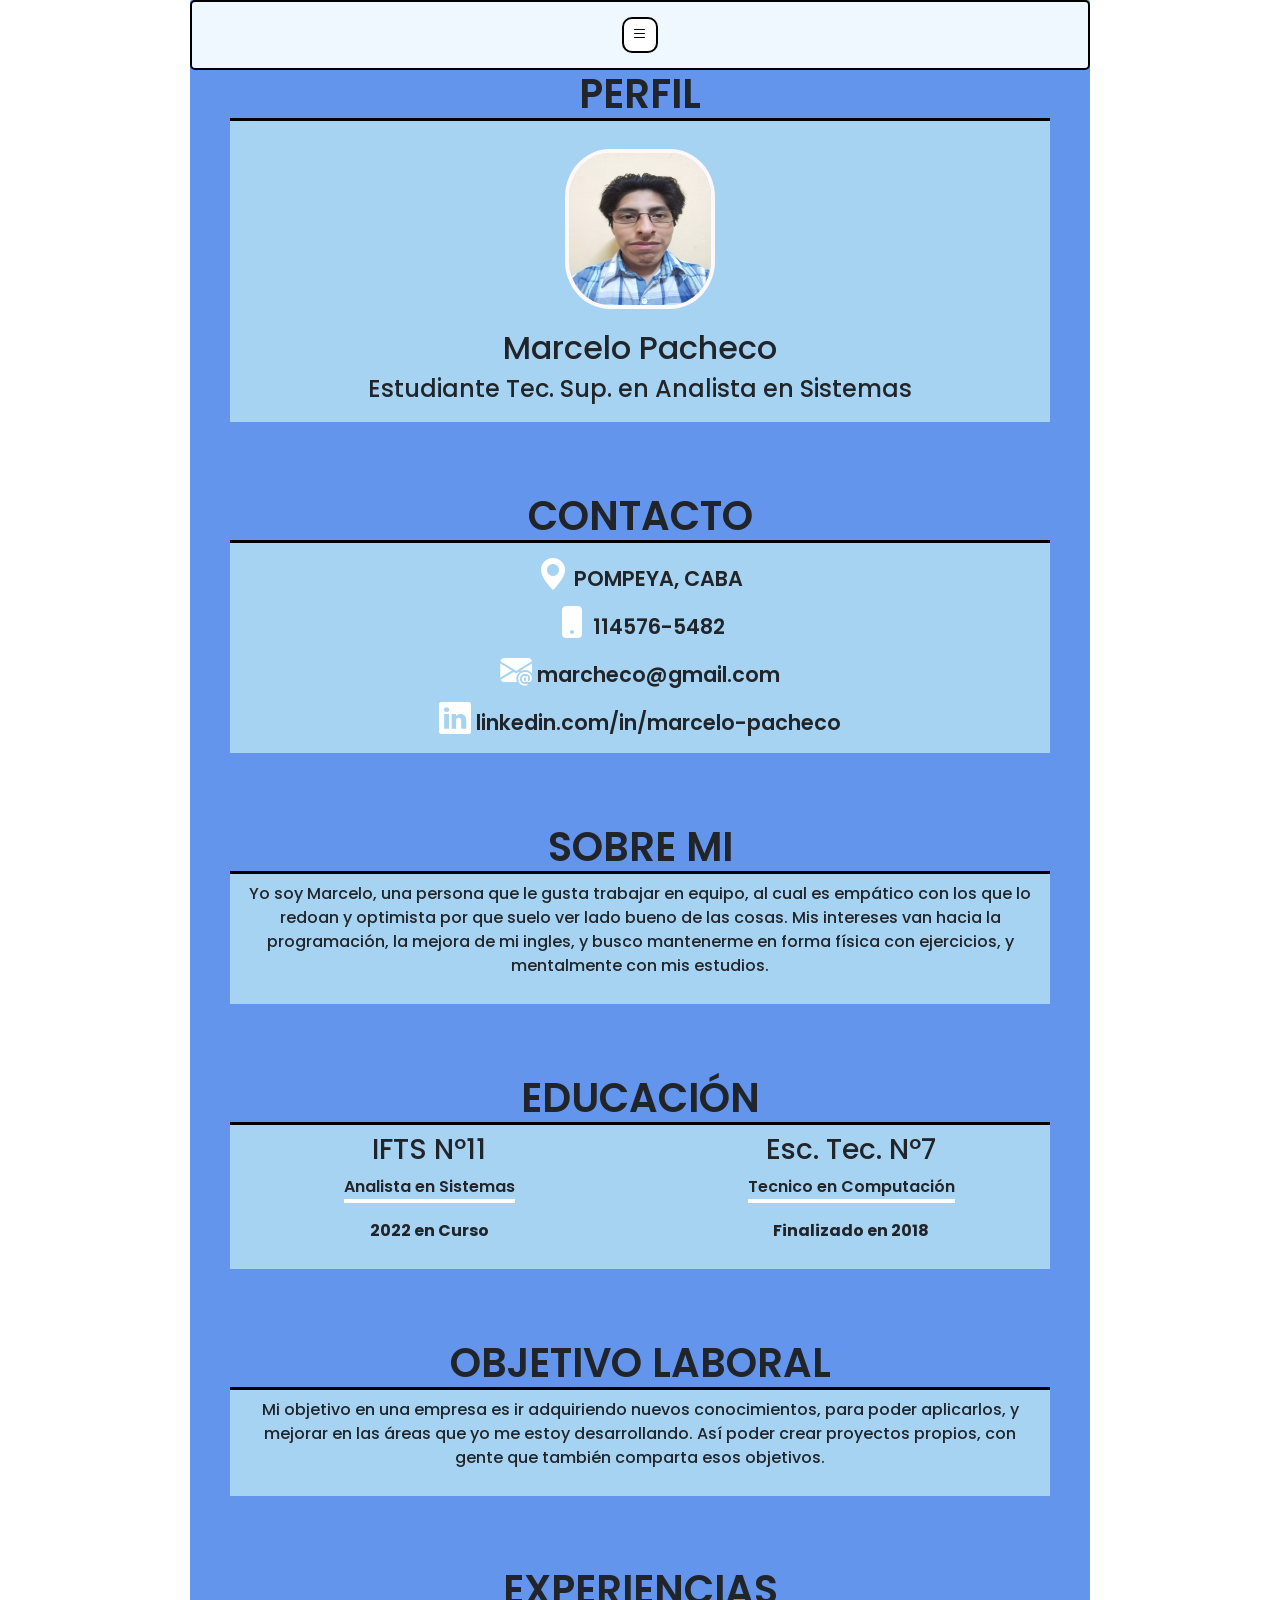
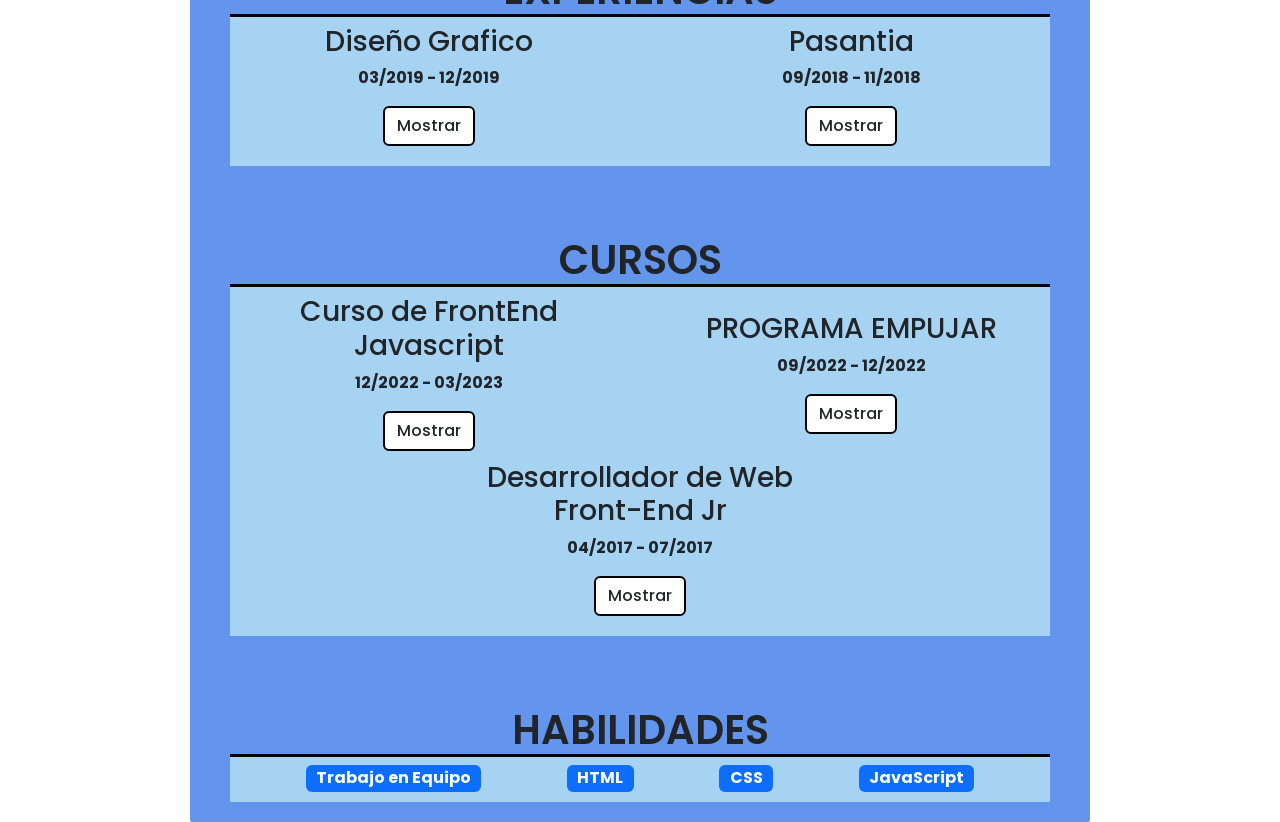
<file: Cursos/CV_html_css_javascript/index.html>
<!DOCTYPE html>
<html lang="en">
<head>
    <meta charset="UTF-8">
    <meta http-equiv="X-UA-Compatible" content="IE=edge">
    <meta name="viewport" content="width=device-width, initial-scale=1.0">
    <title>Document</title>

    <!--CSS-->
    <link rel="stylesheet" type="text/css" href="index.css">

    <!--Bootstrap CSS-->
    <link href="https://cdn.jsdelivr.net/npm/bootstrap@5.3.0-alpha1/dist/css/bootstrap.min.css" rel="stylesheet" integrity="sha384-GLhlTQ8iRABdZLl6O3oVMWSktQOp6b7In1Zl3/Jr59b6EGGoI1aFkw7cmDA6j6gD" crossorigin="anonymous">

    <!--Bootstrap Icons-->
    <link rel="stylesheet" href="https://cdn.jsdelivr.net/npm/bootstrap-icons@1.10.3/font/bootstrap-icons.css">

    <!--Font Poppins 200;300;400;500;600;700;800;900-->
    <link rel="preconnect" href="https://fonts.googleapis.com">
    <link rel="preconnect" href="https://fonts.gstatic.com" crossorigin>
    <link href="https://fonts.googleapis.com/css2?family=Poppins:wght@200;300;400;500;600;700;800;900&display=swap" rel="stylesheet">

</head>
<body>
    <div id="contenedor">

        <nav>
            <ul class="d-flex justify-content-evenly align-items-center flex-wrap">

                <li><button type="menu" id="menu"><i class="bi bi-list"></i></button></li>
                <li class="item display_none"><button type="button" onclick="ocultar()"><a href="#perfil">Perfil</a></button></li>
                <li class="item display_none"><button type="button" onclick="ocultar()"><a href="#contacto">Contacto</a></button></li>
                <li class="item display_none"><button type="button" onclick="ocultar()"><a href="#sobre_mi">Sobre Mi</a></button></li>
                <li class="item display_none"><button type="button" onclick="ocultar()"><a href="#educacion">Educación</a></button></li>
                <li class="item display_none"><button type="button" onclick="ocultar()"><a href="#objetivo">Objetivo</a></button></li>
                <li class="item display_none"><button type="button" onclick="ocultar()"><a href="#experiencias">Experiencias</a></button></li>
                <li class="item display_none"><button type="button" onclick="ocultar()"><a href="#cursos">Cursos</a></button></li>
                <li class="item display_none"><button type="button" onclick="ocultar()"><a href="#habilidades">Habilidades</a></button></li>

            </ul>
        </nav>

        <div id="perfil" class="titulo">
            
            <h2>PERFIL</h2>
            <img src="imagenes/Foto CV.jpg">
            <h3>Marcelo Pacheco</h3>
            <h4>Estudiante Tec. Sup. en Analista en Sistemas</h4>
        </div>

        <div id="contacto" class="titulo">
            <h2>CONTACTO</h2>

            <ul>
                <li><i class="bi bi-geo-alt-fill"></i> POMPEYA, CABA</li>
                <li><i class="bi bi-phone-fill"></i> 114576-5482</li>
                <li><i class="bi bi-envelope-at-fill"></i> marcheco@gmail.com</li>
                <li><i class="bi bi-linkedin"></i> linkedin.com/in/marcelo-pacheco</li>
            </ul>
        </div>

        <div id="sobre_mi" class="titulo">
            <h2>SOBRE MI</h2>
            <p>Yo soy  Marcelo, una persona que le gusta trabajar en equipo, al cual es empático con los que lo redoan
                 y optimista por que suelo ver lado bueno de las cosas. Mis intereses van hacia la programación,
                 la mejora de mi ingles, y busco mantenerme en forma física con ejercicios, y mentalmente con mis estudios.
            </p>
        </div>

        <div id="educacion" class="conteiner titulo">
            <h2>EDUCACIÓN</h2>

            <div class="row">
                <div class="col-12 col-md-6">
                    <h3>IFTS Nº11</h3>
                    <p>Analista en Sistemas</p>
                    <p><strong>2022 en Curso</strong></p>
                </div>

                <div class="col-12 col-md-6">
                    <h3>Esc. Tec. Nº7</h3>
                    <p>Tecnico en Computación</p>
                    <p><strong>Finalizado en 2018</strong></p>
                </div>
            </div>
            
        </div>

        <div id="objetivo" class="titulo">
            <h2>OBJETIVO LABORAL</h2>
            <p>Mi objetivo en una empresa es ir adquiriendo nuevos conocimientos, para poder aplicarlos, 
                y mejorar en las áreas que yo me estoy desarrollando. Así poder crear proyectos propios, con gente 
                que también comparta esos objetivos.
            </p>
        </div>

        <div id="experiencias" class="conteiner titulo">            
            <h2>EXPERIENCIAS</h2>

            <div class="row">
                <div class="col-12 col-md-6 ">
                    <h3>Diseño Grafico</h3>
                    <p><strong>03/2019 - 12/2019</strong></p>
                    <p class="descripcion display_none">Creación de Logos, Banners y Posters con el uso de Photoshop.</p>
                    <button type="button" class="btn" onclick="descripcion(0)">Mostrar</button>
                </div>

                <div class="col-12 col-md-6 ">
                    <h3>Pasantia</h3>
                    <p><strong>09/2018 - 11/2018</strong></p>
                    <p class="descripcion display_none">Inventario de los equipos de computación y reparacion de PC's.</p>
                    <button type="button" class="btn" onclick="descripcion(1)">Mostrar</button>
                </div>
            </div>

        </div>

        <div id="cursos" class="conteiner titulo">            
            <h2>CURSOS</h2>

            <div class="row">
                <div class="col-12 col-md-6 ">
                    <h3>Curso de FrontEnd Javascript</h3>
                    <p><strong>12/2022 - 03/2023</strong></p>
                    <p class="descripcion display_none">Repaso de los conocimientos basicos de HTML y CSS, luego aprendi como usar los breakpoints, 
                        media queries, manejar BOOTSTRAP, y crear repositorio en Git Hub. Tambien con JavaScript aprendiendo a usar Eventos en el HTML, y 
                        la manera en la que encarar un proyecto web, y la lógica de negocio en paginas web.
                    </p>
                    <button type="button" class="btn" onclick="descripcion(2)">Mostrar</button>
                </div>

                <div class="col-12 col-md-6 ">
                    <h3>PROGRAMA EMPUJAR</h3>
                    <p><strong>09/2022 - 12/2022</strong></p>
                    <p class="descripcion display_none">Desarrollo de competencias laborales, habilidades socio emocionales y autoconocimiento.
                        Elaboración de un proyecto empresarial en equipo con el asesoramiento de profesionales 
                        de empresas en el área de Administración en el rol de Líder.
                    </p>
                    <button type="button" class="btn" onclick="descripcion(3)">Mostrar</button>
                </div>

                <div class="col-12 col-md-6 ">
                    <h3>Desarrollador de Web Front-End Jr</h3>
                    <p><strong>04/2017 - 07/2017</strong></p>
                    <p class="descripcion display_none">Conocí HTML y CSS, realizando una pagina personal con nuestro recorrido. Y con JAVASCRIPT conocimientos básicos.</p>
                    <button type="button" class="btn" onclick="descripcion(4)">Mostrar</button>
                </div>
            </div>

        </div>

        <div id="habilidades" class="titulo">
            <h2>HABILIDADES</h2>

            <ul class="d-flex flex-wrap justify-content-evenly">
                <li><span class="badge text-bg-primary">Trabajo en Equipo</span></li>
                <li><span class="badge text-bg-primary">HTML</span></li>
                <li><span class="badge text-bg-primary">CSS</span></li>
                <li><span class="badge text-bg-primary">JavaScript</span></li>
            </ul>
        </div>

    </div>
    
    <script type="text/JavaScript" src="index.js"></script>

</body>
</html>
</file>
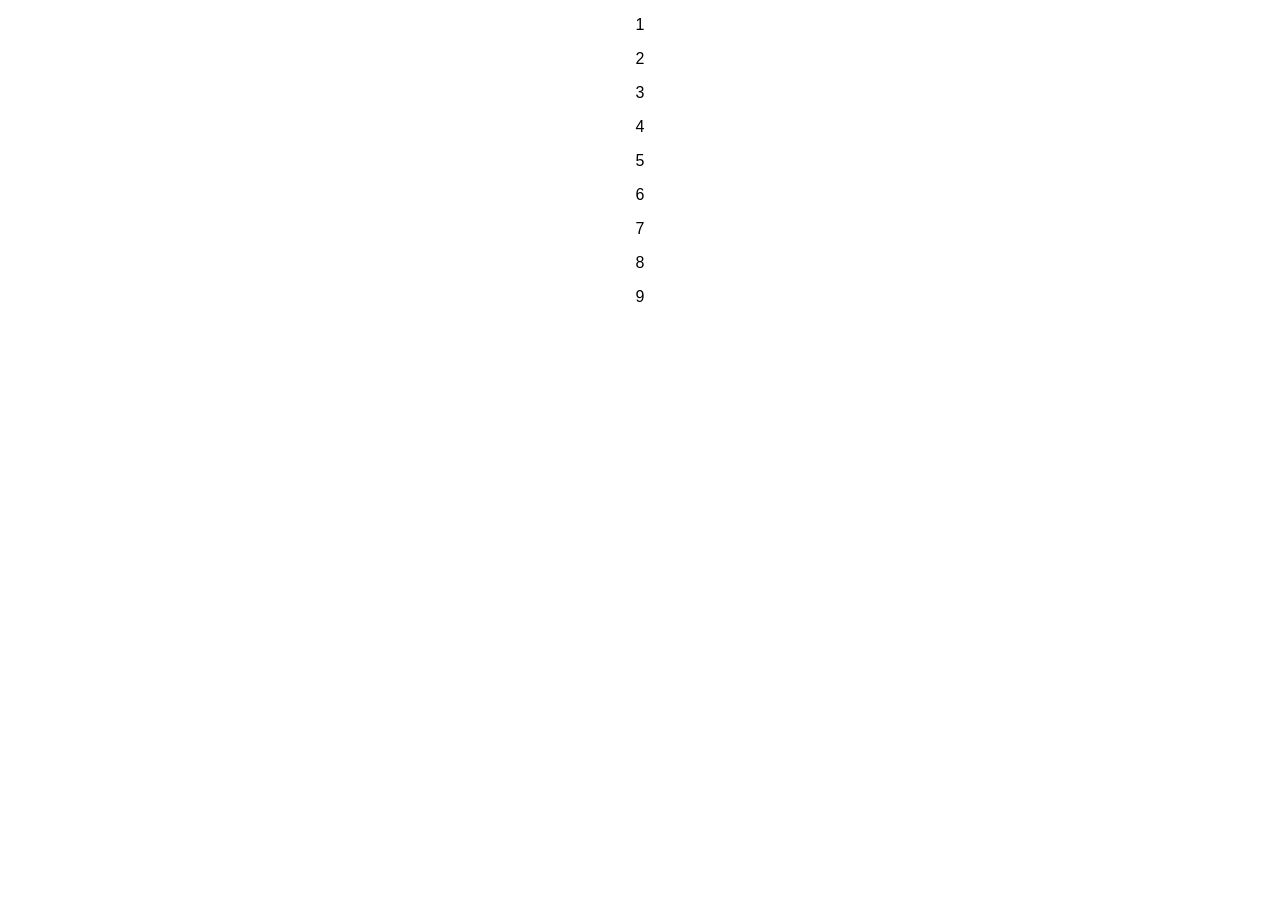
<file: Ejercicios Youtube/ColumnResp.html>
<!DOCTYPE html>
<html lang="en">
<head>
    <meta charset="UTF-8">
    <meta http-equiv="X-UA-Compatible" content="IE=edge">
    <meta name="viewport" content="width=device-width, initial-scale=1.0">
    <title>Document</title>
    
    <link rel="stylesheet" href="css/ColumnResp.css">
</head>
<body>
    <section><article class="contenido">
        <p>1</p>
    </article>
    <article class="contenido">
        <p>2</p>
    </article>
    <article class="contenido">
        <p>3</p>
    </article>
    <article class="contenido">
        <p>4</p>
    </article>
    <article class="contenido">
        <p>5</p>
    </article>
    <article class="contenido">
        <p>6</p>
    </article>
    <article class="contenido">
        <p>7</p>
    </article>
    <article class="contenido">
        <p>8</p>
    </article>
    <article class="contenido">
        <p>9</p>
    </article>
    <article class="contenido">
        <p></p>
    </article>
    <article class="contenido">
        <p></p>
    </article>
    </article></section>
</body>
</html>
</file>
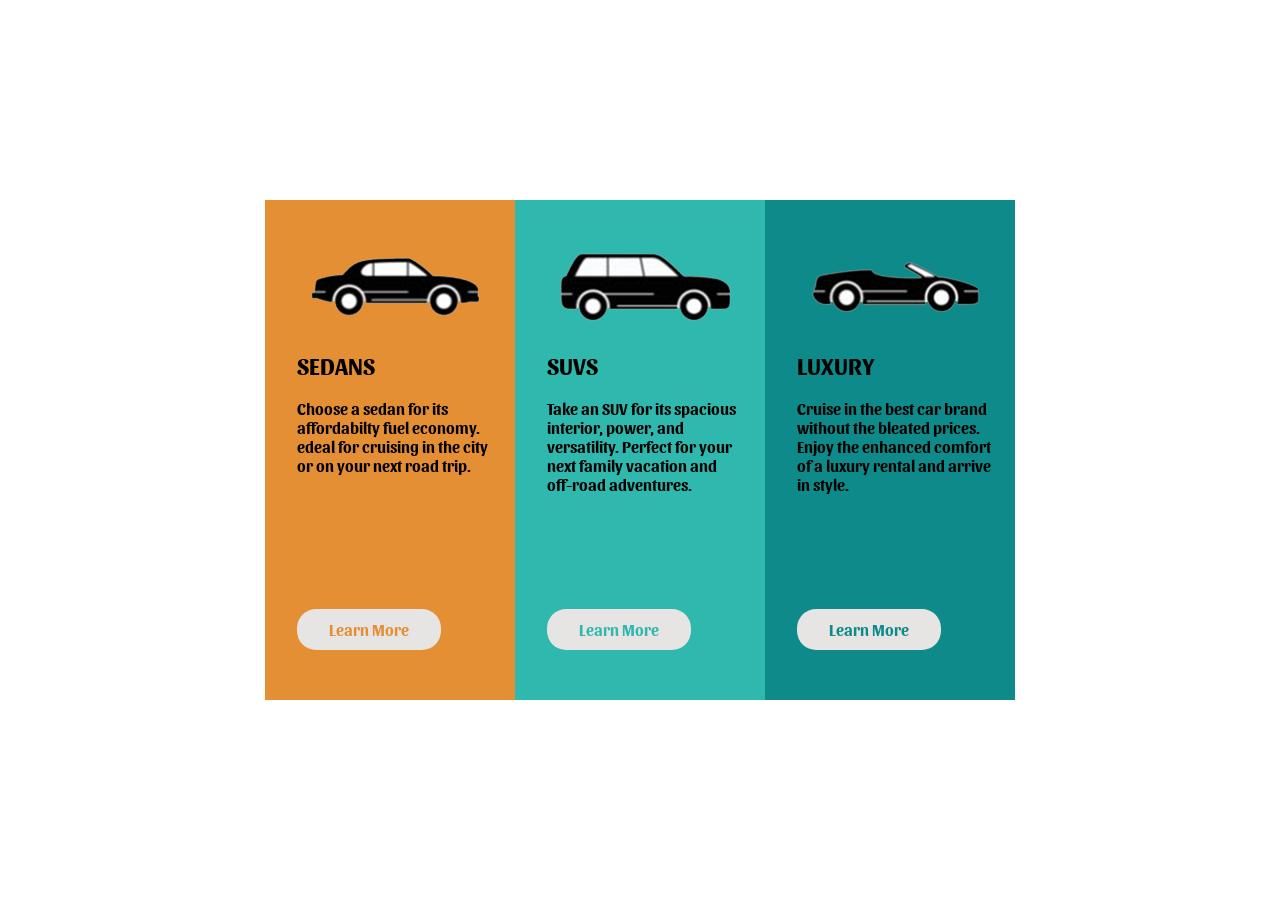
<file: Ejercicios Youtube/ColumnResp2.html>
<!DOCTYPE html>
<html lang="en">
<head>
    <meta charset="UTF-8">
    <meta http-equiv="X-UA-Compatible" content="IE=edge">
    <meta name="viewport" content="width=device-width, initial-scale=1.0">    

    <link href="https://fonts.googleapis.com/icon?family=Material+Icons+Outlined" rel="stylesheet">

    <link rel="preconnect" href="https://fonts.googleapis.com">
    <link rel="preconnect" href="https://fonts.gstatic.com" crossorigin>
    <link href="https://fonts.googleapis.com/css2?family=Sansita:wght@400;700;800&display=swap" rel="stylesheet">

    <link rel="stylesheet" href="css/ColumnResp.css">

    <title>Columns</title>
</head>
<body>

    <div class="cards">

        <article class="card card-orange">

            <img src="imagenes/auto-1.png" alt="auto1">

            <h2 class="card_title">SEDANS</h2>

            <p class="card_desc">Choose a sedan for its affordabilty fuel economy.
                edeal for cruising in the city or on your next  road trip.
            </p>

            <a href="" class="card_cta">Learn More</a>

        </article>

        <article class="card card-cyan">
            <img src="imagenes/auto-2.png" alt="auto1">
            <h2 class="card_title">SUVS</h2>
            <p class="card_desc">Take an SUV for its spacious interior, power, and versatility.
                Perfect for your next family vacation and off-road adventures.
            </p>
            <a href="" class="card_cta">Learn More</a>
        </article>

        <article class="card card-dark-cyan">
            <img src="imagenes/auto-descapotable.png" alt="auto1">
            <h2 class="card_title">LUXURY</h2>
            <p class="card_desc">Cruise in the best car brand without the bleated prices.
                Enjoy the enhanced comfort of a luxury rental and arrive in style.
            </p>
            <a href="" class="card_cta">Learn More</a>
        </article>

    </div>
</body>
</html>
</file>
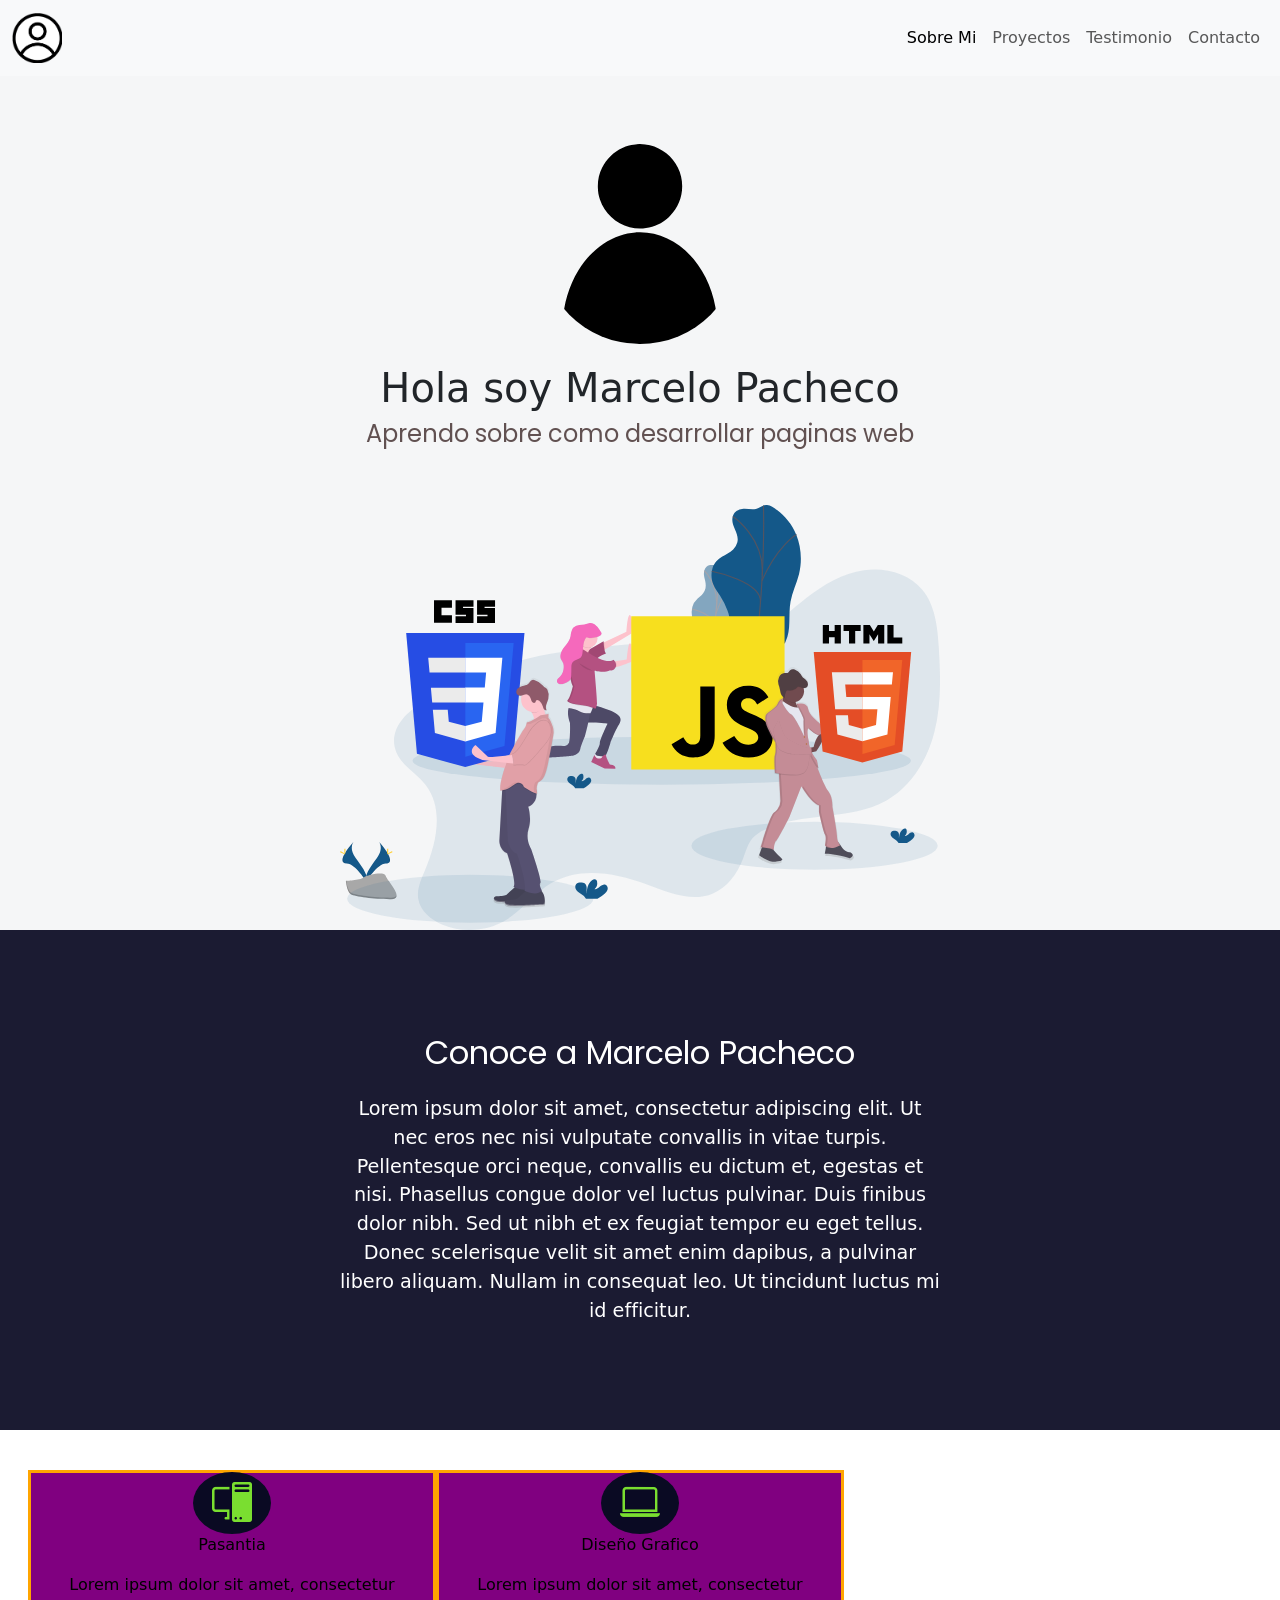
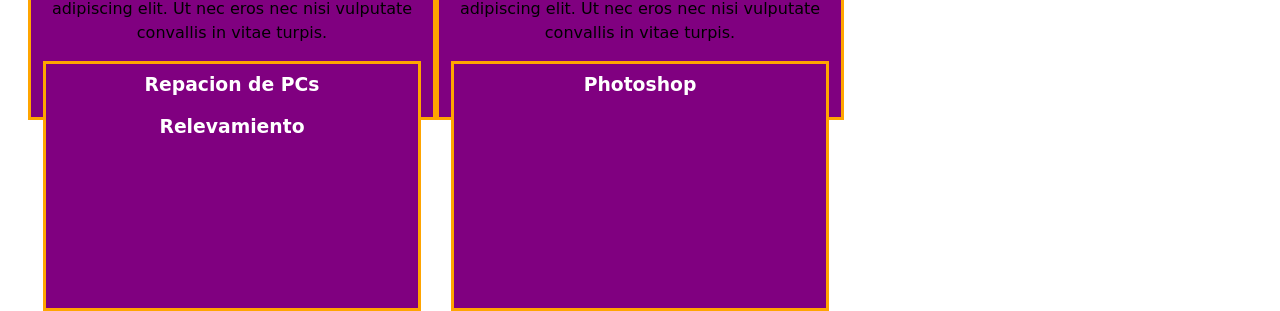
<file: Ejercicios Youtube/CV_Bootstrap.html>
<!DOCTYPE html>
<html lang="es">
<head>
    <!--Metadatos-->
    <meta charset="UTF-8">
    <meta http-equiv="X-UA-Compatible" content="IE=edge">
    <meta name="viewport" content="width=device-width, initial-scale=1.0">
    <title>Document</title>

    <!--CSS-->
    <link rel="stylesheet" type="text/css" href="css/CV_Bootstrap.css">

    <!--Bootstrap CSS-->
    <link href="https://cdn.jsdelivr.net/npm/bootstrap@5.3.0-alpha1/dist/css/bootstrap.min.css" rel="stylesheet" integrity="sha384-GLhlTQ8iRABdZLl6O3oVMWSktQOp6b7In1Zl3/Jr59b6EGGoI1aFkw7cmDA6j6gD" crossorigin="anonymous">

    <!--Bootstrap Icons-->
    <link rel="stylesheet" href="https://cdn.jsdelivr.net/npm/bootstrap-icons@1.10.3/font/bootstrap-icons.css">

    <!--Font Poppins 200;300;400;500;600;700;800;900-->
    <link rel="preconnect" href="https://fonts.googleapis.com">
    <link rel="preconnect" href="https://fonts.gstatic.com" crossorigin>
    <link href="https://fonts.googleapis.com/css2?family=Poppins:wght@200;300;400;500;600;700;800;900&display=swap" rel="stylesheet">
</head>
<body>

    <!--Barra de Navegación-->
    <nav class="navbar navbar-expand-md bg-body-tertiary">
        <div class="container-fluid">
          <button class="navbar-toggler" type="button" data-bs-toggle="collapse" data-bs-target="#navbar-toggler" aria-controls="navbar-toggler" aria-expanded="false" aria-label="Toggle navigation">
            <span class="navbar-toggler-icon"></span>
          </button>
          <div class="collapse navbar-collapse" id="navbar-toggler">
            <a class="navbar-brand" href="#"><img src="imagenes/perfilDeUsuario.png" width="50" alt="icono de contacto"></a>
            <ul class="navbar-nav d-flex justify-content-center align-items-center">
              <li class="nav-item">
                <a class="nav-link active" aria-current="page" href="#">Sobre Mi</a>
              </li>
              <li class="nav-item">
                <a class="nav-link" href="#">Proyectos</a>
              </li>
              <li class="nav-item">
                <a class="nav-link" href="#">Testimonio</a>
              </li>
              <li class="nav-item">
                <a class="nav-link" href="#">Contacto</a>
              </li>
            </ul>
          </div>
        </div>
    </nav>
    
    <!--Sección Hero-->
    <section class="hero align-items-stretch">
        <div class="hero-principal d-flex flex-column justify-content-center align-items-center">
            <img class="hero-imagen-desarrollador" src="imagenes/contacto_icono.svg" width="45" al="icono de contacto">
            <h1>Hola soy Marcelo Pacheco</h1>
            <h2>Aprendo sobre como desarrollar paginas web</h2>
        </div>
        <div class="hero-inferior">
          <img class="hero-inferior-imagen img-fluid" src="imagenes/HTML-CSS-JS.svg" alt="html-css-js">
        </div>
    </section>

    <!--Sección Sobre Mi-->
    <section class="sobre-mi seccion-oscura">
      <div class="contenedor">
        <h2 class="seccion-titulo">Conoce a Marcelo Pacheco</h2>
        <p class="seccion-texto">
          Lorem ipsum dolor sit amet, consectetur adipiscing elit. Ut nec eros nec nisi vulputate convallis in vitae turpis. Pellentesque orci neque, convallis eu dictum et, egestas et nisi. Phasellus congue dolor vel luctus pulvinar. Duis finibus dolor nibh. Sed ut nibh et ex feugiat tempor eu eget tellus. Donec scelerisque velit sit amet enim dapibus, a pulvinar libero aliquam. Nullam in consequat leo. Ut tincidunt luctus mi id efficitur.
        </p>
      </div>
    </section>

    <!--Seccion Experiencia-->
    <section class="experiencia seccion-clara">
      <div class="conteiner text-center">
        <div class="row">

          <!-- Pasantia -->
          <div class="col-12 col-md-4">
            <i class="bi bi-pc-display"></i>
            <p class="experiencia-titulo">Pasantia</p>
            <p>Lorem ipsum dolor sit amet, consectetur adipiscing elit. Ut nec eros nec nisi vulputate convallis in vitae turpis.</p>
            <div class="badges-contenedor">
              <span class="badge badge-primary">Repacion de PCs</span>
              <span class="badge badge-primary">Relevamiento</span>
            </div>
          </div>

          <!-- Diseño Grafico -->
          <div class="col-12 col-md-4">
            <i class="bi bi-laptop"></i>
            <p class="experiencia-titulo">Diseño Grafico</p>
            <p>Lorem ipsum dolor sit amet, consectetur adipiscing elit. Ut nec eros nec nisi vulputate convallis in vitae turpis.</p>
            <div class="badges-contenedor">
              <span class="badge badge-primary">Photoshop</span>
            </div>
          </div>

        </div>
      </div>
    </section>

    <!-- Seccion Proyectos INCOMPLETO -->
    <section>
      <h2></h2>
      <h3></h3>
    </section>

    <!--Bootstrap JS-->
    <script src="https://cdn.jsdelivr.net/npm/bootstrap@5.3.0-alpha1/dist/js/bootstrap.bundle.min.js" integrity="sha384-w76AqPfDkMBDXo30jS1Sgez6pr3x5MlQ1ZAGC+nuZB+EYdgRZgiwxhTBTkF7CXvN" crossorigin="anonymous"></script>
</body>
</html>
</file>
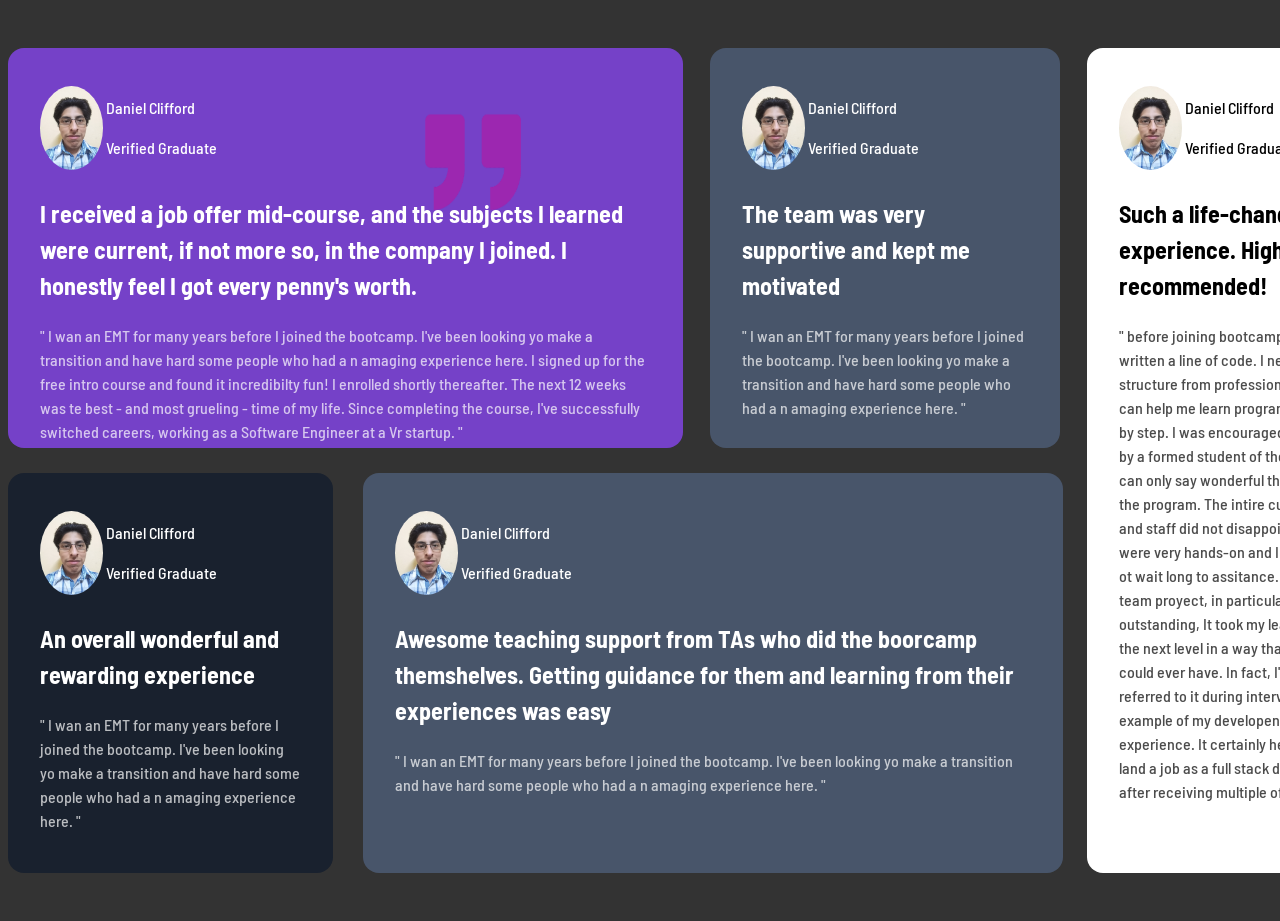
<file: Ejercicios Youtube/GRIDsinGRID.html>
<!DOCTYPE html>
<html lang="en">
<head>
    <meta charset="UTF-8">
    <meta http-equiv="X-UA-Compatible" content="IE=edge">
    <meta name="viewport" content="width=device-width, initial-scale=1.0">
    <title>Document</title>
    <link rel="stylesheet" href="css/GRIDsinGRID.css">

    <link rel="preconnect" href="https://fonts.googleapis.com">
    <link rel="preconnect" href="https://fonts.gstatic.com" crossorigin>
    <link href="https://fonts.googleapis.com/css2?family=Barlow+Semi+Condensed:wght@500;600&display=swap" rel="stylesheet">
    
</head>
<body>
    
<section class="grid_container">
    <article class="card card_first card_purple">
        <img src="imagenes/comillas-quote-purple-violet.png" alt="" class="card_quotes">
        <div class="user">
            <img src="imagenes/Foto CV.jpg" alt="User Profile" class="user_image">
            <div class="user_info">
                <p class="user_name">Daniel Clifford</p>
                <p class="user_category">Verified Graduate</p>
            </div>
        </div>
        <h2 class="card_title">
            I received a job offer mid-course, and the subjects I learned were current, if not more so, in the company I joined. I honestly feel I got every penny's worth.
        </h2>
        <p class="card_text">
            " I wan an EMT for many years before I joined the bootcamp. I've been looking yo make a transition and 
            have hard some people who had a n amaging experience here. I signed up for the free intro course and
            found it incredibilty fun! I enrolled shortly thereafter. The next 12 weeks was te best - and most
            grueling - time of my life. Since completing the course, I've successfully switched careers, working as a Software Engineer at a Vr startup. "
        </p>
    </article>
    
    <article class="card card_second card_grey">
        <div class="user">
            <img src="imagenes/Foto CV.jpg" alt="User Profile" class="user_image">
            <div class="user_info">
                <p class="user_name">Daniel Clifford</p>
                <p class="user_category">Verified Graduate</p>
            </div>
        </div>
        <h2 class="card_title">
            The team was very supportive and kept me motivated
        </h2>
        <p class="card_text">
            " I wan an EMT for many years before I joined the bootcamp. I've been looking yo make a transition and 
            have hard some people who had a n amaging experience here. "
        </p>
    </article>

    <article class="card card_third card_white">
        <div class="user">
            <img src="imagenes/Foto CV.jpg" alt="User Profile" class="user_image">
            <div class="user_info">
                <p class="user_name">Daniel Clifford</p>
                <p class="user_category">Verified Graduate</p>
            </div>
        </div>
        <h2 class="card_title">
            Such a life-changing experience. Highly recommended!
        </h2>
        <p class="card_text">
            " before joining bootcamp, I've never written a line of code. I needed some structure from professionals who can help me learn programming step by step.
            I was encouraged to enroll by a formed student of theirs who can only say wonderful things about the program. The intire curriculum and staff did not disappoint.
            They were very hands-on and I never had ot wait long to assitance. The agile team proyect, in particular, was outstanding, It took my learning to the next level
            in a way that no tutorial could ever have.  In fact, I've often referred to it during interviews as an example of my developent experience. It certainly helped me
            land a job as a full stack developer after receiving multiple offers. "
        </p>
    </article>

    <article class="card card_fourth card_black">
        <div class="user">
            <img src="imagenes/Foto CV.jpg" alt="User Profile" class="user_image">
            <div class="user_info">
                <p class="user_name">Daniel Clifford</p>
                <p class="user_category">Verified Graduate</p>
            </div>
        </div>
        <h2 class="card_title">
            An overall wonderful and rewarding experience
        </h2>
        <p class="card_text">
            " I wan an EMT for many years before I joined the bootcamp. I've been looking yo make a transition and 
            have hard some people who had a n amaging experience here. "
        </p>
    </article>

    <article class="card card_fifth card_grey">
        <div class="user">
            <img src="imagenes/Foto CV.jpg" alt="User Profile" class="user_image">
            <div class="user_info">
                <p class="user_name">Daniel Clifford</p>
                <p class="user_category">Verified Graduate</p>
            </div>
        </div>
        <h2 class="card_title">
            Awesome teaching support from TAs who did the boorcamp themshelves. Getting guidance for them and learning from their experiences was easy
        </h2>
        <p class="card_text">
            " I wan an EMT for many years before I joined the bootcamp. I've been looking yo make a transition and 
            have hard some people who had a n amaging experience here. "
        </p>
    </article>
    
</section>

</body>
</html>
</file>
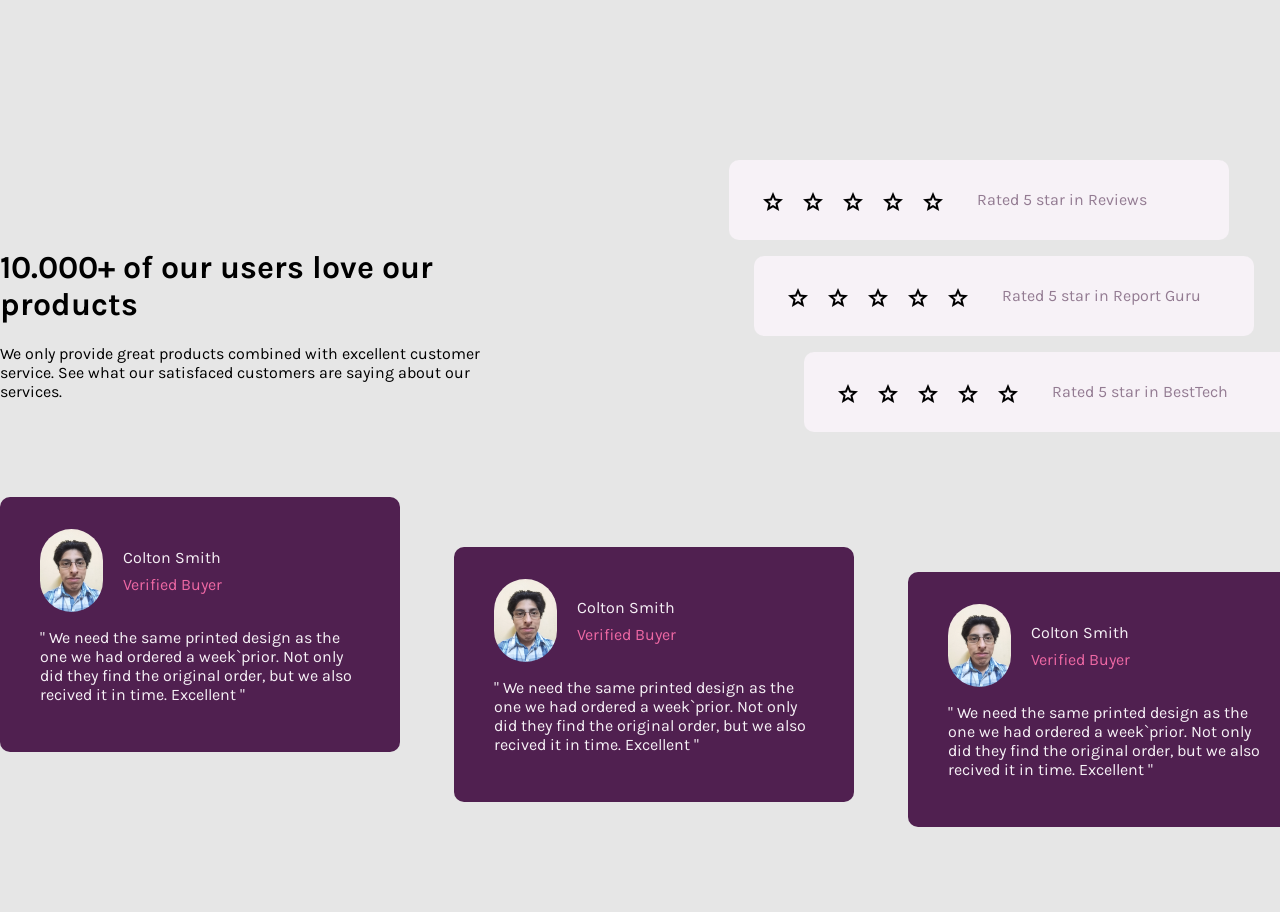
<file: Ejercicios Youtube/InlineBlockExample.html>
<!DOCTYPE html>
<html lang="en">
<head>
    <meta charset="UTF-8">
    <meta http-equiv="X-UA-Compatible" content="IE=edge">
    <meta name="viewport" content="width=device-width, initial-scale=1.0">
    <title>InlineBlock</title>

    <link rel="stylesheet" href="css/InlineBlockExample.css">

    <link rel="stylesheet" href="https://fonts.googleapis.com/css2?family=Material+Symbols+Outlined:opsz,wght,FILL,GRAD@48,400,0,0" />

    <link rel="preconnect" href="https://fonts.googleapis.com">
    <link rel="preconnect" href="https://fonts.gstatic.com" crossorigin>
    <link href="https://fonts.googleapis.com/css2?family=Karla:wght@200;400&display=swap" rel="stylesheet">
</head>
<body>
    <header class="header">
        <h1 class="main-title">10.000+ of our users love our products</h1>
        <p class="main-subtitle">We only provide great products combined with excellent customer service.
            See what our satisfaced customers are saying about our services.
        </p>
    </header>

    <aside class="aside">
        <div class="rate rate_first">
            <span class="material-symbols-outlined rate_star">star</span>
            <span class="material-symbols-outlined rate_star">star</span>
            <span class="material-symbols-outlined rate_star">star</span>
            <span class="material-symbols-outlined rate_star">star</span>
            <span class="material-symbols-outlined rate_star">star</span>
            <span class="rate_text">Rated 5 star in Reviews</span>
        </div>
        <div class="rate rate_second">
            <span class="material-symbols-outlined rate_star">star</span>
            <span class="material-symbols-outlined rate_star">star</span>
            <span class="material-symbols-outlined rate_star">star</span>
            <span class="material-symbols-outlined rate_star">star</span>
            <span class="material-symbols-outlined rate_star">star</span>
            <span class="rate_text">Rated 5 star in Report Guru</span>
        </div>
        <div class="rate">
            <span class="material-symbols-outlined rate_star">star</span>
            <span class="material-symbols-outlined rate_star">star</span>
            <span class="material-symbols-outlined rate_star">star</span>
            <span class="material-symbols-outlined rate_star">star</span>
            <span class="material-symbols-outlined rate_star">star</span>
            <span class="rate_text">Rated 5 star in BestTech</span>
        </div>
    </aside>

    <main>
        <article class="testimonial">
            <div class="user">
                <img src="imagenes/Foto CV.jpg" alt="profile image icon" class="user_image">
                <div class="user_info">
                    <p class="user_name">Colton Smith</p>
                    <p class="user_category">Verified Buyer</p>
                </div>
            </div>
            <p class="testimonial_text">" We need the same printed design as the one we had ordered a week`prior.
                Not only did they find the original order, but we also recived it in time. Excellent "
            </p>
        </article>
        <article class="testimonial testimonial_second">
            <div class="user">
                <img src="imagenes/Foto CV.jpg" alt="profile image icon" class="user_image">
                <div class="user_info">
                    <p class="user_name">Colton Smith</p>
                    <p class="user_category">Verified Buyer</p>
                </div>
            </div>
            <p class="testimonial_text">" We need the same printed design as the one we had ordered a week`prior.
                Not only did they find the original order, but we also recived it in time. Excellent "
            </p>
        </article>
        <article class="testimonial testimonial_third">
            <div class="user">
                <img src="imagenes/Foto CV.jpg" alt="profile image icon" class="user_image">
                <div class="user_info">
                    <p class="user_name">Colton Smith</p>
                    <p class="user_category">Verified Buyer</p>
                </div>
            </div>
            <p class="testimonial_text">" We need the same printed design as the one we had ordered a week`prior.
                Not only did they find the original order, but we also recived it in time. Excellent "
            </p>
        </article>
    </main>    

</body>
</html>
</file>
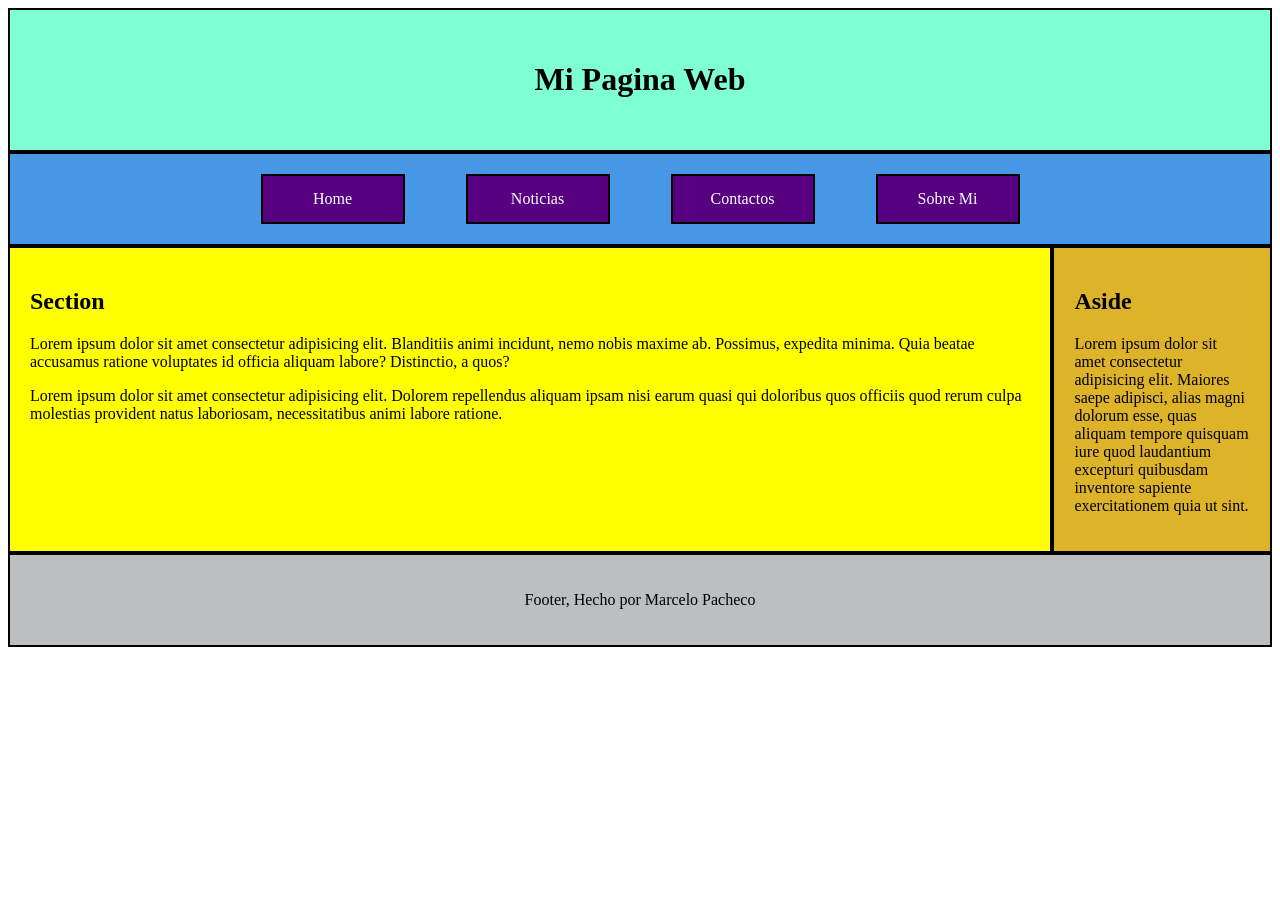
<file: Ejercicios Youtube/LayoutFlex.html>
<!DOCTYPE html>
<html>
    <head>
        <title>FlexResp</title>
        <link rel="stylesheet" href="css/LayoutFlex.css">
    </head>
    <body>

        <header>
            <h1>Mi Pagina Web</h1>
        </header>

        <nav>
            <a href="#">Home</a>
            <a href="#">Noticias</a>
            <a href="#">Contactos</a>
            <a href="#">Sobre Mi</a>
        </nav>

        <div class="cuerpo">
            <section>
                <h2>Section</h2>
                <p>Lorem ipsum dolor sit amet consectetur adipisicing elit. Blanditiis animi incidunt, nemo nobis maxime ab. Possimus, expedita minima. 
                    Quia beatae accusamus ratione voluptates id officia aliquam labore? Distinctio, a quos?</p>
                <p>Lorem ipsum dolor sit amet consectetur adipisicing elit. Dolorem repellendus aliquam ipsam nisi earum quasi qui doloribus quos 
                    officiis quod rerum culpa molestias provident natus laboriosam, necessitatibus animi labore ratione.</p>
            </section>

            <aside>
                <h2>Aside</h2>
                <p>Lorem ipsum dolor sit amet consectetur adipisicing elit. Maiores saepe adipisci, alias magni dolorum esse, quas aliquam tempore 
                    quisquam iure quod laudantium excepturi quibusdam inventore sapiente exercitationem quia ut sint.</p>
            </aside>
        </div>
        
        <footer>
            <p>Footer, Hecho por Marcelo Pacheco</p>
        </footer>
    </body>
</html>
</file>
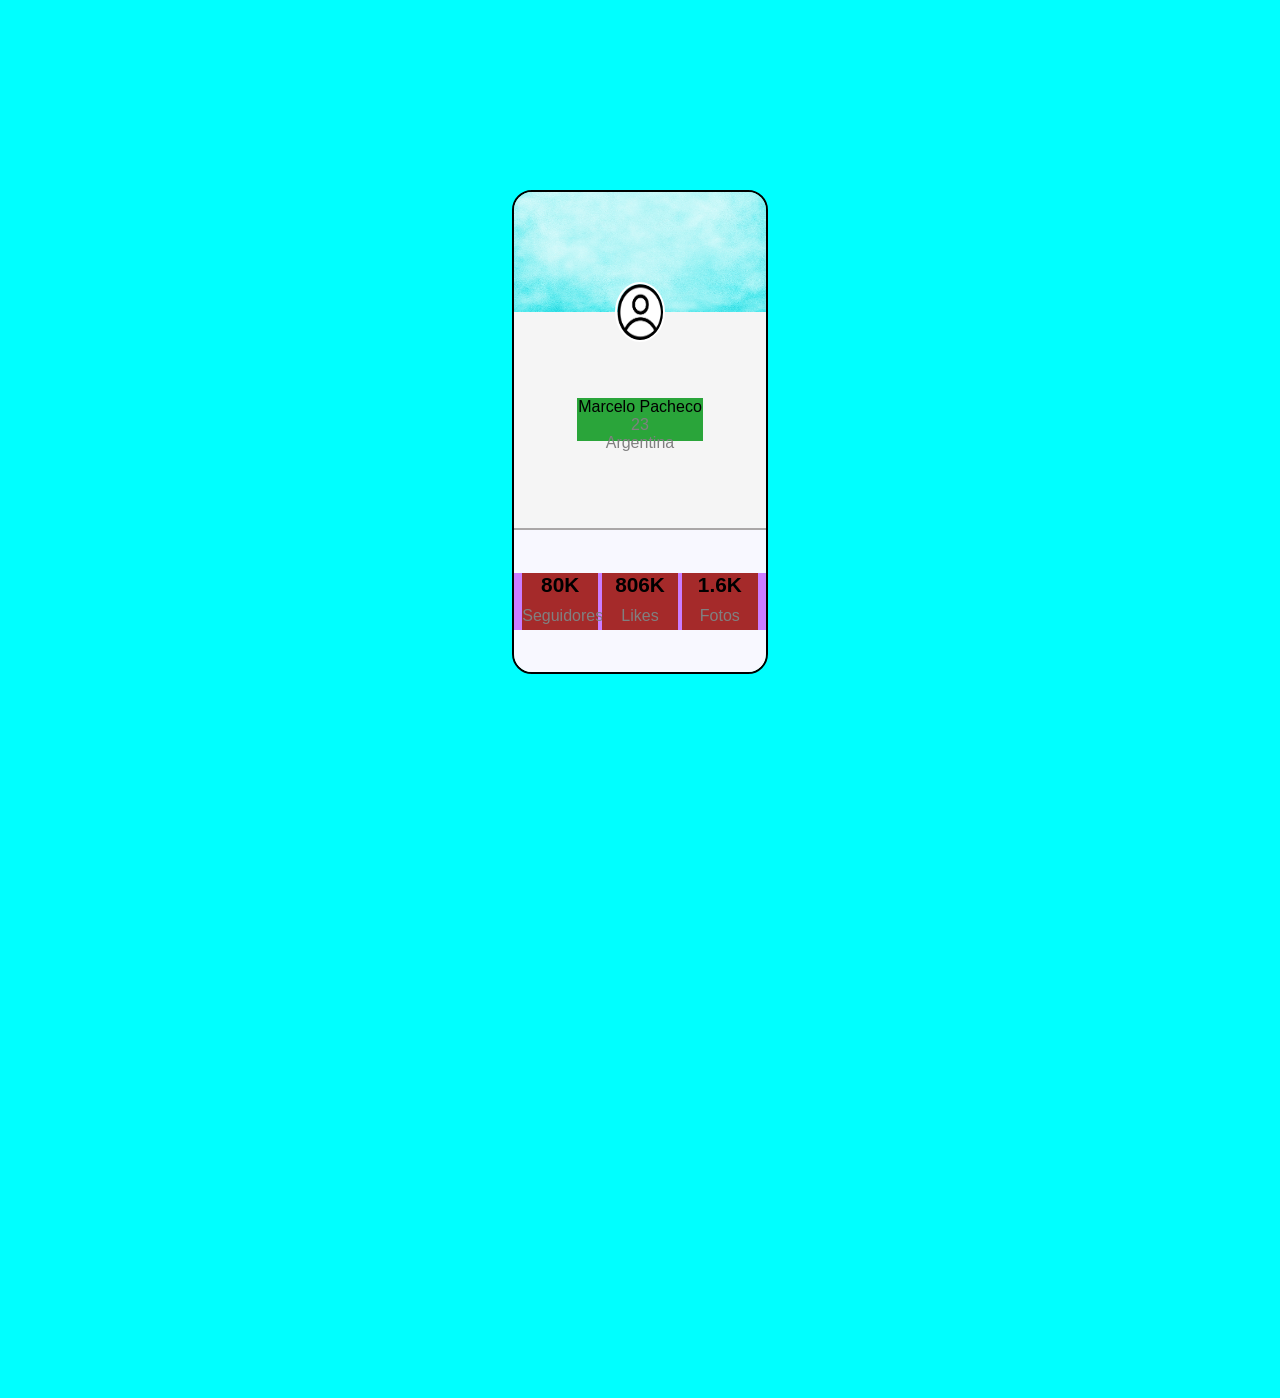
<file: Ejercicios Youtube/Perfil.html>
<!DOCTYPE html>
<html lang="en">
<head>
    <meta charset="UTF-8">
    <meta http-equiv="X-UA-Compatible" content="IE=edge">
    <meta name="viewport" content="width=device-width, initial-scale=1.0">
    <title>Perfil</title>
    <link rel="stylesheet" href="css/perfilCss.css">
</head>
<body>
    
    <div class="tarjeta">
        
        <div class="caja1 cajas">
            <img src="imagenes/fondo-azul-claro.jpg" alt="fondo_celeste" class="headerFondo">
            <img src="imagenes/perfilDeUsuario.png" alt="perfil" class="headerPerfil">
        </div>
        
        <div class="caja2 cajas">

            <div class="nombre">
                <p>Marcelo Pacheco <span class="grey">23</span></p>
                <p class="grey">Argentina</p>
            </div>
            
        </div>
        
        <div class="caja3 cajas">

            <div class="subcaja3">

                <div class="numeros">
                    <h3>80K</h3>
                    <p class="grey">Seguidores</p>
                </div>        
                
                <div class="numeros">
                    <h3>806K</h3>
                    <p class="grey">Likes</p>
                </div>        

                <div class="numeros">
                    <h3>1.6K</h3>
                    <p class="grey">Fotos</p>
                </div>

            </div>
            
        </div>
    </div>
    
</body>
</html>
</file>
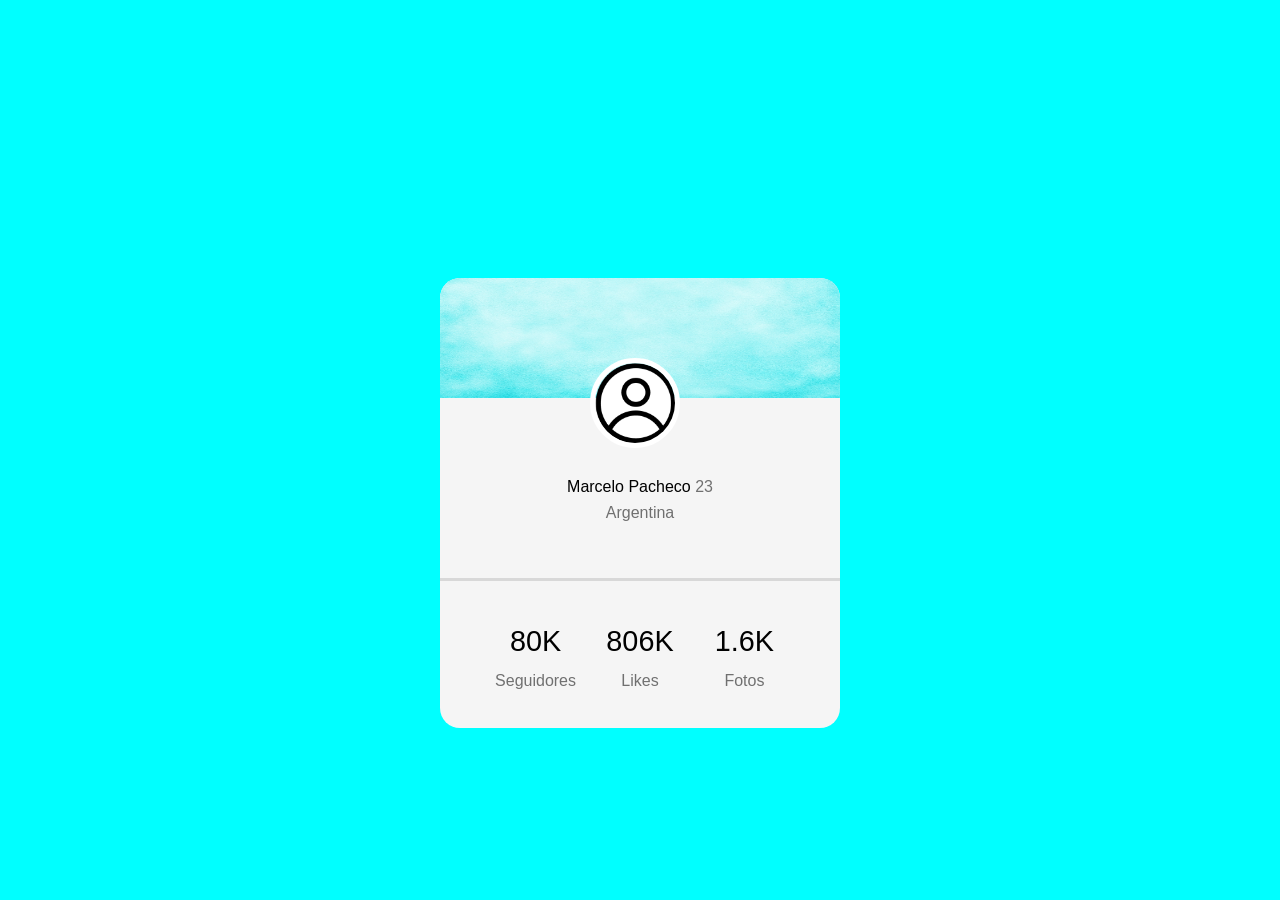
<file: Ejercicios Youtube/Perfil2.html>
<!DOCTYPE html>
<html lang="en">
<head>
    <meta charset="UTF-8">
    <meta http-equiv="X-UA-Compatible" content="IE=edge">
    <meta name="viewport" content="width=device-width, initial-scale=1.0">
    <title>Perfil</title>
    <link rel="stylesheet" href="css/perfilCss2.css">
</head>
<body>
    
    <div class="tarjeta">

        <div class="header">            
            <img src="imagenes/fondo-azul-claro.jpg" alt="fondo_celeste" class="headerFondo">            
            <img src="imagenes/perfilDeUsuario.png" alt="perfil" class="headerPerfil">
        </div>

        <div class="body">
            <p class="texto">Marcelo Pacheco <span class="texto texto-light">23</span></p>
            <p class="texto texto-light">Argentina</p>
        
        </div>

        <div class="bottom">
            
            <div class="estados">
                <p class="numeros">80K</p>
                <p class="texto-light">Seguidores</p>
            </div>
            
            <div class="estados">
                <p class="numeros">806K</p>
                <p class="texto texto-light">Likes</p>
            </div>

            <div class="estados">
                <p class="numeros">1.6K</p>
                <p class="texto texto-light">Fotos</p>
            </div>

        </div>

    </div>

</body>
</html>
</file>
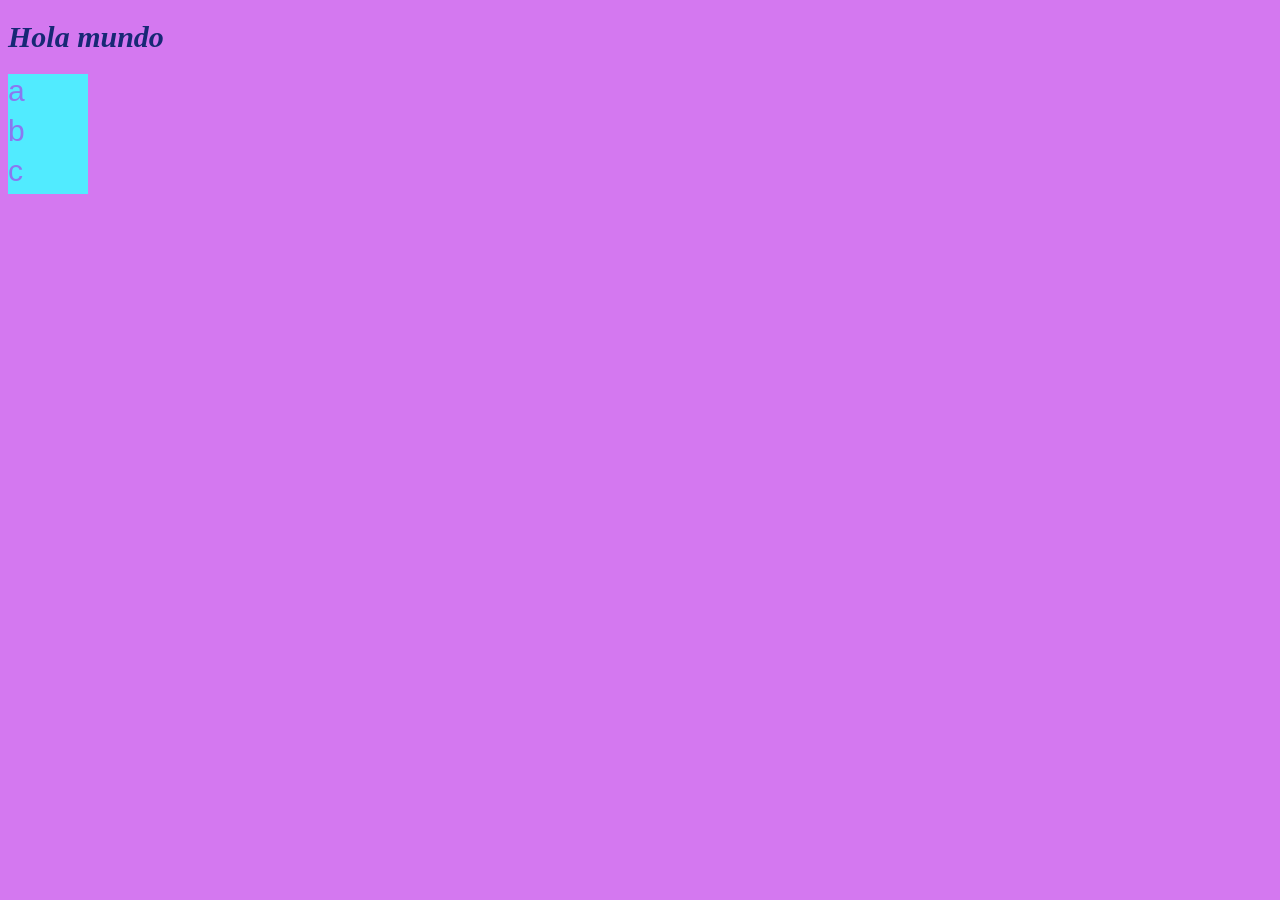
<file: Ejercicios Youtube/PRUEBA.html>
<!DOCTYPE html>
<html lang="en">
<head>
    <meta charset="UTF-8">
    <meta http-equiv="X-UA-Compatible" content="IE=edge">
    <meta name="viewport" content="width=device-width, initial-scale=1.0">
    <title>Yo</title>
    <link rel="stylesheet" href="css/style.css">
</head>
<body>
    <h1>Hola mundo</h1>
    <div class="caja">a</div>
    <div class="caja">b</div>
    <div class="caja">c</div>
</body>
</html>
</file>
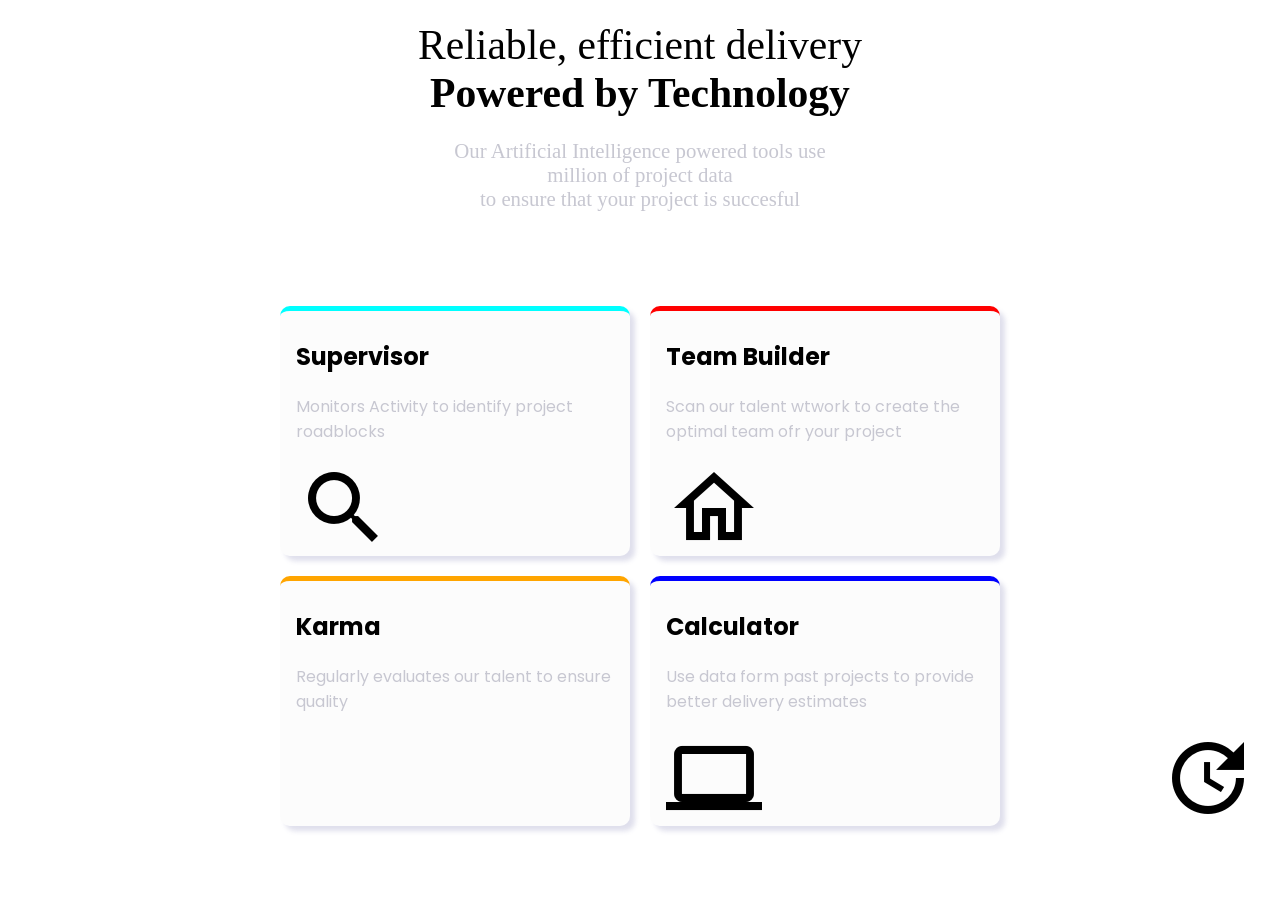
<file: Ejercicios Youtube/Tarjetas.html>
<!DOCTYPE html>
<html lang="en">
<head>
    <meta charset="UTF-8">
    <meta http-equiv="X-UA-Compatible" content="IE=edge">
    <meta name="viewport" content="width=device-width, initial-scale=1.0">
    <title>Tarjetas</title>

    <link href="https://fonts.googleapis.com/icon?family=Material+Icons+Outlined" rel="stylesheet">

    <link rel="preconnect" href="https://fonts.googleapis.com">
<link rel="preconnect" href="https://fonts.gstatic.com" crossorigin>
<link href="https://fonts.googleapis.com/css2?family=Poppins:wght@200;400;600&display=swap" rel="stylesheet">

    <link rel="stylesheet" href="css/Tarjetas.css">
</head>
<body>
    <header>
        <h1>
            <span. class="maintitle text-thin">Reliable, efficient delivery </span.>
            <span class="maintitle text-bold">Powered by Technology</span>
        </h1>
        <p class="subtitle text-light">Our Artificial Intelligence powered tools use million of project data<br>to ensure that your project is succesful</p>
    </header>
    <main>
        <div class="cards">
            <div class="card card--cyan card--left">
                <h2 class="card__title">Supervisor</h2>
                <p class="card__text text-light">Monitors Activity to identify project roadblocks</p>
                <span class="material-icons-outlined card__icon">
                    search
                    </span>
            </div>
            <div class="card card--red card--top">
                <h2 class="card__title">Team Builder</h2>
                <p class="card__text text-light">Scan our talent wtwork to create the optimal team ofr your project</p>
                <span class="material-icons-outlined card__icon">
                    home
                    </span>
            </div>
            <div class="card card--orange card--bottom">
                <h2 class="card__title">Karma</h2>
                <p class="card__text text-light">Regularly evaluates our talent to ensure quality</p>
                <span class="material-icons-outlined card__icon">
                    tips_and_updates
                    </span>
            </div>
            <div class="card card--blue card--right">
                <h2 class="card__title">Calculator</h2>
                <p class="card__text text-light">Use data form past projects to provide better delivery estimates</p>
                <span class="material-icons-outlined card__icon">
                    computer
                    </span>
            </div>
        </div>
    </main>
</body>
</html>
</file>
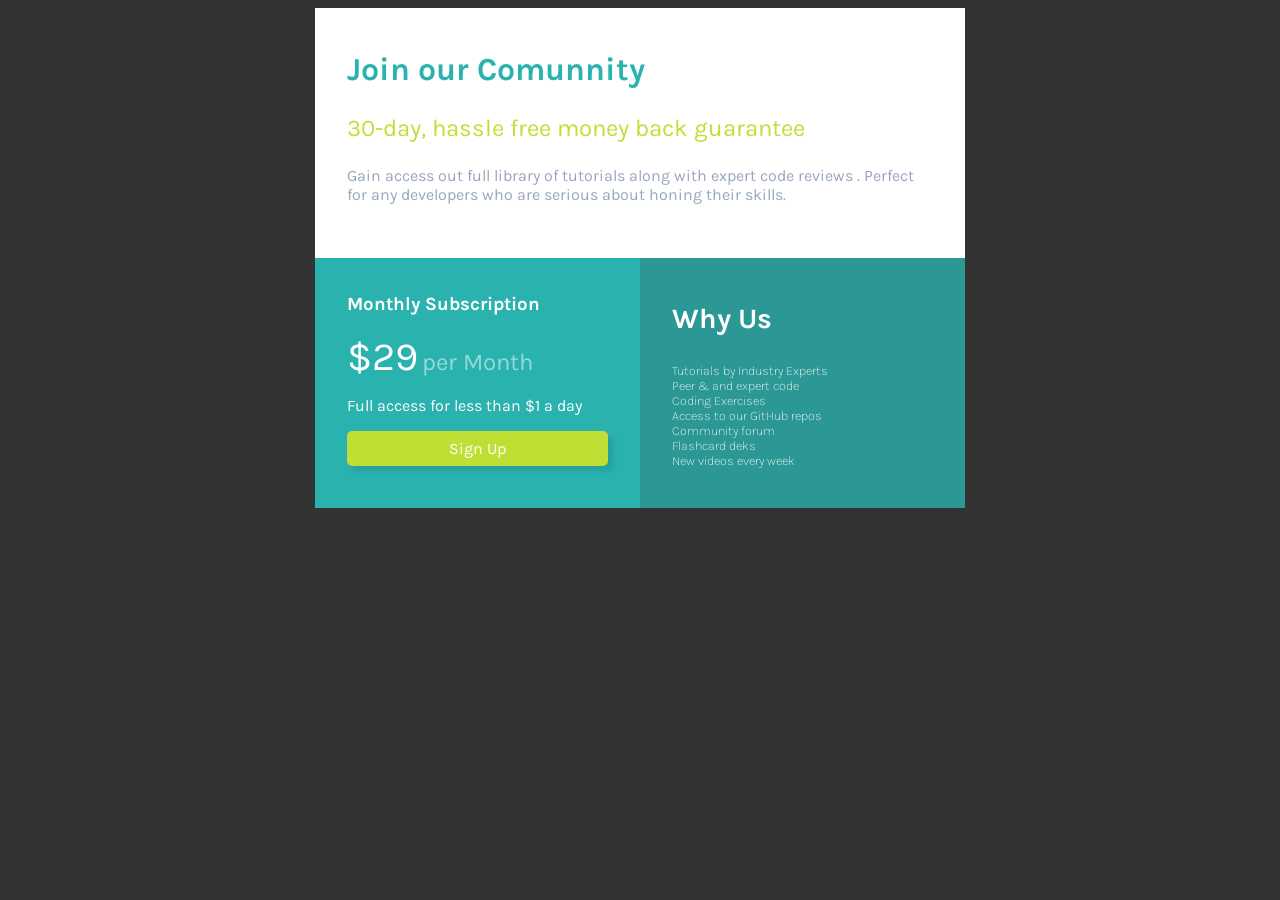
<file: Ejercicios Youtube/UtilityClass.html>
<!DOCTYPE html>
<html lang="en">
<head>
    <meta charset="UTF-8">
    <meta http-equiv="X-UA-Compatible" content="IE=edge">
    <meta name="viewport" content="width=device-width, initial-scale=1.0">
    <title>Document</title>
    <link rel="stylesheet" href="css/UtilityClass.css">

    <link rel="preconnect" href="https://fonts.googleapis.com">
<link rel="preconnect" href="https://fonts.gstatic.com" crossorigin>
<link href="https://fonts.googleapis.com/css2?family=Karla:wght@200;400&display=swap" rel="stylesheet">

</head>
<body>
    
    <article class="container">
        <section class="container_top">
            <header>
                <h2 class="text-big text-cyan">Join our Comunnity</h2>
                <p class="text-medium text-lime">30-day, hassle free money back guarantee</p>
            </header>
            <p class="text-normal text-light-blue"> 
                Gain access out full library of tutorials along with expert code reviews . 
                Perfect for any developers who are serious about honing their skills.</p>
        </section>
        <section class="container_left text-white">
            <header>
                <h3 class="text_medium">Monthly Subscription</h3>
            </header>
            <p>
                <span class="text-extra-big">$29</span>
                <span class="text-medium text-transparent">per Month</span>
            </p>
            <p>Full access for less than $1 a day</p>
            <a href="#" class="button">Sign Up</a>
        </section>
        <section class="container_right text-white">
            <header class="text-medium">
                <h3>Why Us</h3>
            </header>
            <ul class="list">
                <li class="list_item text-small">Tutorials by Industry Experts</li>
                <li class="list_item text-small">Peer & and expert code</li>
                <li class="list_item text-small">Coding Exercises</li>
                <li class="list_item text-small">Access to our GitHub repos</li>
                <li class="list_item text-small">Community forum</li>
                <li class="list_item text-small">Flashcard deks</li>
                <li class="list_item text-small">New videos every week</li>
            </ul>
        </section>
    </article>

</body>
</html>
</file>
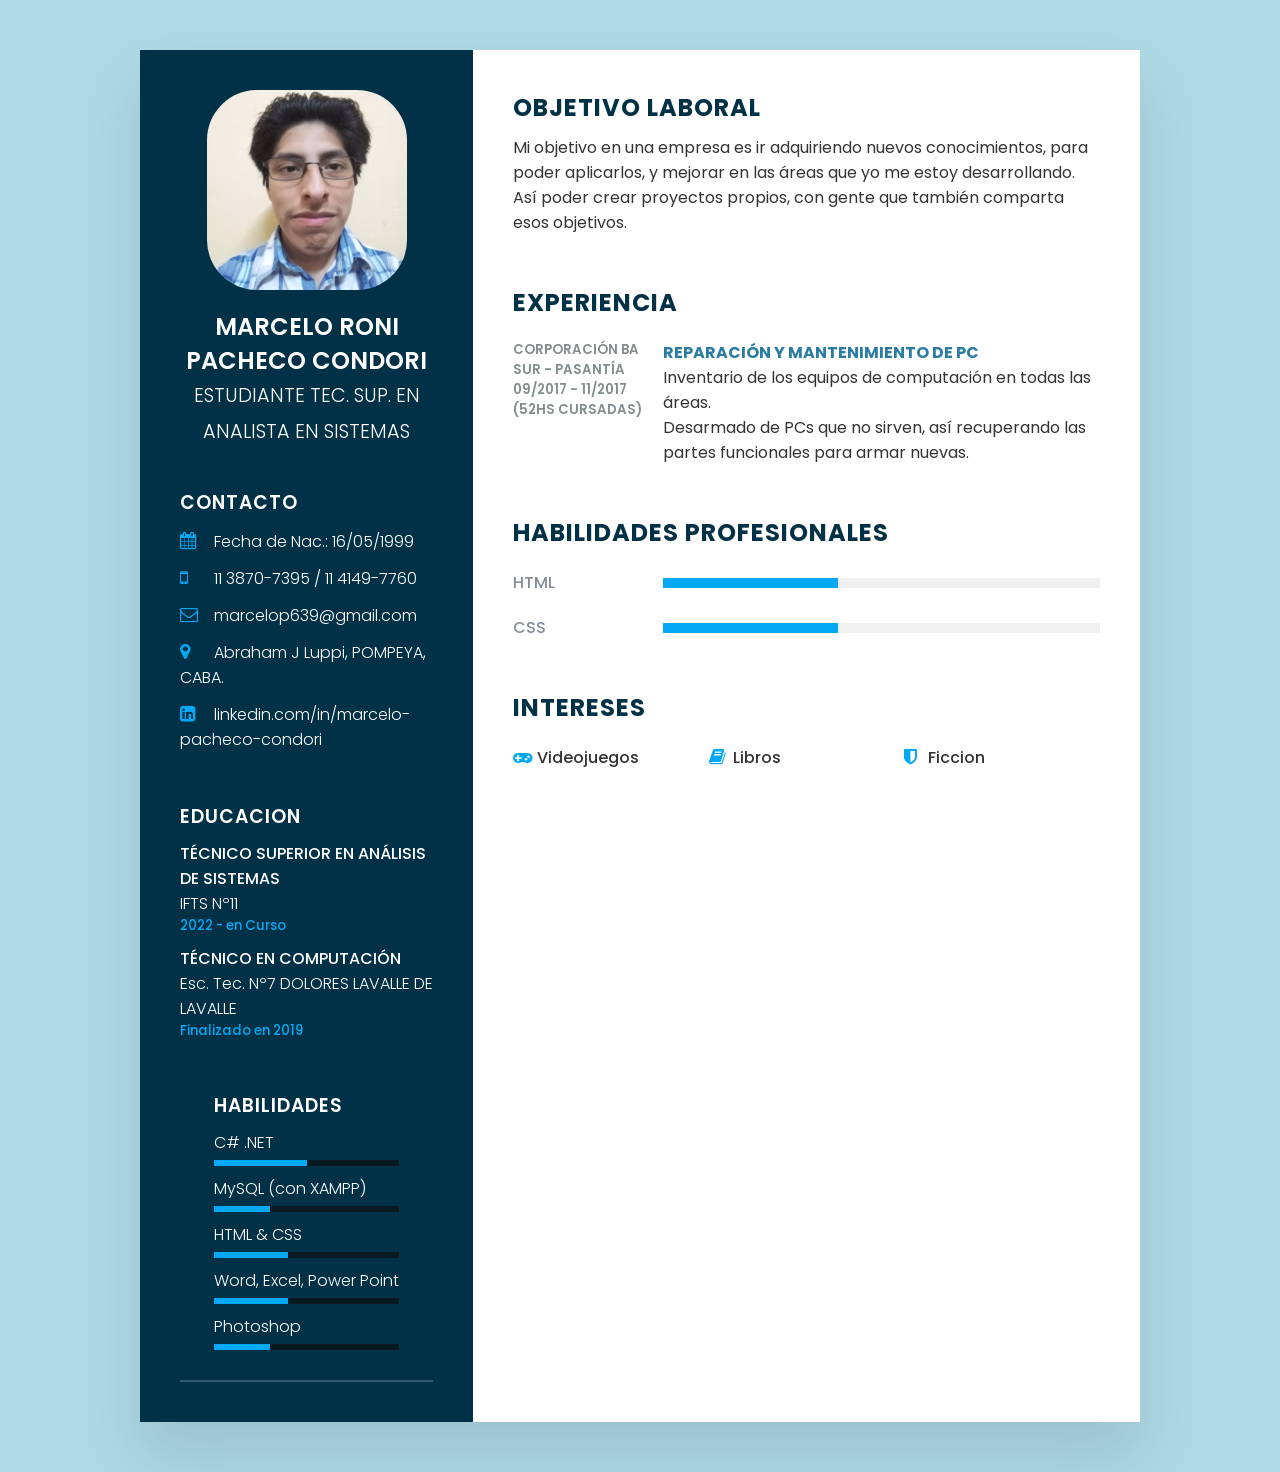
<file: Mis_Proyectos/CV_Responsive_HTML_CSS/CVR.html>
<!DOCTYPE html>
<html lang="en">
<head>
    <meta charset="UTF-8">
    <meta http-equiv="X-UA-Compatible" content="IE=edge">
    <meta name="viewport" content="width=device-width, initial-scale=1.0">
    <title>Document</title>

    <!--Iconos Font Awesome 4.7.0-->
    <link rel="stylesheet" href="https://cdnjs.cloudflare.com/ajax/libs/font-awesome/4.7.0/css/font-awesome.css" 
    integrity="sha512-5A8nwdMOWrSz20fDsjczgUidUBR8liPYU+WymTZP1lmY9G6Oc7HlZv156XqnsgNUzTyMefFTcsFH/tnJE/+xBg==" 
    crossorigin="anonymous" referrerpolicy="no-referrer" />

    <!--Font Poppins 200;300;400;500;600;700;800;900-->
    <link rel="preconnect" href="https://fonts.googleapis.com">
    <link rel="preconnect" href="https://fonts.gstatic.com" crossorigin>
    <link href="https://fonts.googleapis.com/css2?family=Poppins:wght@200;300;400;500;600;700;800;900&display=swap" rel="stylesheet">
    
    <!--CSS-->
    <link rel="stylesheet" type="text/css" href="css/CVR.css">
</head>
<body>
    
    <div class="contenedor">
        <div class="lado_izquierdo">

            <div class="perfil">

                <div class="foto">
                    <img src="imagenes/Foto CV.jpg">
                </div>
                <h2>Marcelo Roni Pacheco Condori<br><span>Estudiante tec. sup. en Analista en sistemas</span></h2>

                <div class="contacto_info">
                    <h3 class="titulo">Contacto</h3>
                    <ul>
                        <li>
                            <span class="icono"><i class="fa fa-calendar" aria-hidden="true"></i></span>
                            <span class="texto">Fecha de Nac.: 16/05/1999</span>
                        </li>
                        <li>
                            <span class="icono"><i class="fa fa-mobile" aria-hidden="true"></i></span>
                            <span class="texto">11 3870-7395 / 11 4149-7760</span>
                        </li>
                        <li>
                            <span class="icono"><i class="fa fa-envelope-o" aria-hidden="true"></i></span>
                            <span class="texto">marcelop639@gmail.com</span>
                        </li>
                        <li>
                            <span class="icono"><i class="fa fa-map-marker" aria-hidden="true"></i></span>
                            <span class="texto">Abraham J Luppi, POMPEYA, CABA.</span>
                        </li>
                        <li>
                            <span class="icono"><i class="fa fa-linkedin-square" aria-hidden="true"></i></span>
                            <span class="texto">linkedin.com/in/marcelo-pacheco-condori</span>
                        </li>
                    </ul>
                </div>

                <div class="contacto_info educacion">
                    <h3 class="titulo">Educacion</h3>
                    <ul>
                        <li>
                            <h4>TÉCNICO SUPERIOR EN ANÁLISIS DE SISTEMAS</h4>
                            <h4>IFTS Nº11</h4>
                            <h5>2022 - en Curso</h5>
                        </li>
                        
                        
                        <li>
                            <h4>TÉCNICO EN COMPUTACIÓN</h4>
                            <h4>Esc. Tec. Nº7 DOLORES LAVALLE DE LAVALLE</h4>
                            <h5>Finalizado en 2019</h5>
                        </li>
                    </ul>
                </div>

                <!--LENGUAJES-->
                <div class="contacto_info habilidades">
                    <h3 class="titulo">habilidades</h3>
                    <ul>
                        <li>
                            <span class="texto">C# .NET</span>
                            <span class="porcentaje">
                                <div style="width: 50%;"></div>
                            </span>
                        </li>
                        <li>
                            <span class="texto">MySQL (con XAMPP)</span>
                            <span class="porcentaje">
                                <div style="width: 30%;"></div>
                            </span>
                        </li>
                        <li>
                            <span class="texto">HTML & CSS</span>
                            <span class="porcentaje">
                                <div style="width: 40%;"></div>
                            </span>
                        </li>
                        <li>
                            <span class="texto">Word, Excel, Power Point</span>
                            <span class="porcentaje">
                                <div style="width: 40%;"></div>
                            </span>
                        </li>
                        <li>
                            <span class="texto">Photoshop</span>
                            <span class="porcentaje">
                                <div style="width: 30%;"></div>
                            </span>
                        </li>
                    </ul>
                </div>

            </div>
        </div>

        <div class="lado_derecho">

            <div class="objetivos">
                <h2 class="titulo2">OBJETIVO LABORAL</h2>
    
                <p>Mi objetivo en una empresa es ir adquiriendo nuevos conocimientos, para poder aplicarlos, 
                y mejorar en las áreas que yo me estoy desarrollando. Así poder crear proyectos propios, con gente 
                que también comparta esos objetivos.</p>
            </div>

            <!--
                <div class="objetivos">
                <h2 class="titulo2">SOBRE MI</h2>
    
                <p>Soy una persona que le gusta trabajar en equipo, soy empático y optimista. 
                Mis intereses van hacia la programación, la mejora de mi ingles, y 
                busco mantenerme en forma física y mentalmente.</p>
            </div>
            -->

            <div class="objetivos">
                <h2 class="titulo2">EXPERIENCIA</h2>
    
                <div class="box">
                    <div class="compania_anio">
                        <h5>Corporación BA Sur - Pasantía</h5>
                        <h5>09/2017 - 11/2017 (52hs Cursadas)</h5>
                    </div>
                    <div class="texto">
                        <h4>Reparación y Mantenimiento de PC</h4>
                        <p>Inventario de los equipos de computación en todas las áreas.</p>
                        <p>Desarmado de PCs que no sirven, así recuperando las partes funcionales para armar nuevas.</p>
                    </div>
                </div>

            </div>

            <!--HABILIDADES PROFESIONALES-->
            <div class="objetivos habilidades_prof">
                <h2 class="titulo2">Habilidades Profesionales</h2> 

                <div class="box">
                    <h4>HTML</h4>
                    <div class="porcentaje">
                        <div style="width: 40%;"></div>
                    </div>
                </div>
                <div class="box">
                    <h4>CSS</h4>
                    <div class="porcentaje">
                        <div style="width: 40%;"></div>
                    </div>
                </div>
            </div>

            <div class="objetivos intereses">
                
                <h2 class="titulo2">intereses</h2>
                
                <ul>
                    <li><i class="fa fa-gamepad" aria-hidden="true"></i> Videojuegos</li>
                    <li><i class="fa fa-book" aria-hidden="true"></i> Libros</li>
                    <li><i class="fa fa-shield" aria-hidden="true"></i> Ficcion</li>
                </ul>
            </div>

        </div>
    </div>

</body>
</html>
</file>
<file: Cursos/CV_html_css_javascript/index.css>
/* CONTENEDOR GENERAL */

#contenedor,
nav ul{
    width: 900px;
}

#contenedor{
    position: relative;
    margin-left: auto;
    margin-right: auto;
    padding-bottom: 20px;
    background-color:rgb(100, 149, 237);
    font-family: 'Poppins', sans-serif;
    text-align: center;
    border-radius: 2px;
}

#contenedor .titulo h2:first-child{
    padding-top: 0;
}

#contenedor .titulo:last-child{
    margin-bottom: 0;
}

/* ESTILOS GLOBALES */

.titulo{
    background-color: rgb(167, 211, 243);    
    margin:0 40px 0px;
    padding-top: 70px;
    padding-bottom: 10px;
}

.titulo h2{
    font-size: 2.5rem;
    font-weight: 600;
    border-bottom: 3px solid black;
    background-color:rgb(100, 149, 237);
    box-shadow: 0 -40px 0 30px rgb(100, 149, 237);
}

img{
    width: 150px;
    height: 160px;
    margin: 20px;
    border-radius: 30%;
    border: 4px solid rgb(255, 248, 248);
    box-shadow: inset 10px 10px 0 0 rgb(255, 248, 248);
}

.titulo ul,
nav ul{
    list-style: none;
    margin-bottom: 0;
    padding-left: 0;
}

.row{
    text-align: center;
}

.titulo .row{
    display: flex;
    align-items: center;
    justify-content: center;
}
.titulo .row div{
    padding-left: 20px;
    padding-right: 20px;
}

p{
    margin-left: 10px;
    margin-right: 10px;
}
.display_none{
    display: none;
}

/* BREAKPOINTS*/

@media screen and (max-width:1000px) {

    #contenedor,
    #contenedor nav ul {
        width: 650px;
    }
    
}

@media screen and (max-width:700px) {

    #contenedor,
    #contenedor nav ul {
        width: 380px;
    }
    
}

/*BARRA DE NAVEGACION*/

nav ul{
    position: fixed;
    background-color: aliceblue;
    border:2px solid black;
    border-radius: 5px;
    
    padding-top: 15px;
    padding-bottom: 15px;
    gap: 10px;
}

nav ul li,
nav button{
    display: inline-block;    
    font-weight: 500;
}

nav a{
    text-decoration: none;
    color: black;
}

nav button{
    padding: 4px 8px;
    border: 2px solid black;
    border-radius: 10px;
    background-color: white;
}

nav button:hover{
    background-color: rgb(178, 255, 255);
}

/*PERFIL*/

#perfil h3{
    font-size: 2rem;
    font-weight: 500;
}

/* CONTACTO */

#contacto ul li{
    font-size: 1.3rem;
    font-weight: 600;
    margin-left: 10px;
    margin-right: 10px;
}

/* SOBRE MI */
#sobre_mi p{
    font-weight: 500;
}

/* CONTACTO */
#contacto i{
    color: white;
    font-size: 2rem;
}

/* EDUCACION */
#educacion p:first-of-type{
    width:fit-content;
    margin-left: auto;
    margin-right: auto;
    font-weight: 600;
    border-bottom: 4px solid white;
}

/* OBJETIVO LABORAL */
#objetivo p{
    font-weight: 500;
}

/* EXPERIENCIAS  y CURSOS */

#experiencias .btn,
#cursos .btn{
    margin-bottom: 10px;
    font-weight: 500;
    border: 2px solid black;
    background-color: white;
}

#experiencias .btn:hover,
#cursos .btn:hover{
    background-color: rgb(178, 255, 255);
}
/*HABILIDADES*/

#habilidades ul{
    gap:10px;
}
#habilidades .badge{
    font-size: 1rem;
}
</file>
<file: Ejercicios Youtube/css/ColumnResp.css>
*{
    box-sizing: border-box;
}

body{
    margin: 0;
    font-family: sans-serif;
    text-align: center;
}

.cards{
    width: 90%;
    height: 500px;
    margin: 200px auto;
    font-size: 0; /*quitar margen entre las columnas (parte1)*/
}

.card{
    position: relative;
    display: inline-block;
    vertical-align: top; /* sino lo uso el primero se baja un poco, por tener menos renglones que los demas*/
    width: 250px;
    height: 100%;
    padding-top: 3em;
    padding-left: 2em;
    padding-right: 1.5em;
    text-align: left;
    font-size: 1rem; /*quitar margen entre las columnas (parte2)*/
    color: hsl(0, 0%, 100% / 0.75);
    font-family: "Sansita", sans-serif;
    font-weight: 700;
}

.card_desc{
    /*border: 2px solid black;*/
}

.card-title{
    font-family: "Sansita", sans-serif;
    font-weight: 800;
    font-size: 2.5rem;
}

.card-orange{    
    background-color: hsl(31, 77%, 55%);
}
.card-orange .card_cta{
    color: hsl(31, 77%, 55%);
}
.card-cyan{    
    background-color: hsl(176, 60%, 45%);
}
.card-cyan .card_cta{    
    color: hsl(176, 60%, 45%);
}
.card-dark-cyan{    
    background-color: hsl(180, 80%, 30%);
}
.card-dark-cyan .card_cta{    
    color: hsl(180, 80%, 30%);
}


.card_cta{
    position: absolute;
    bottom: 50px;
    padding: 0.7em 2em;
    background-color: hsl(0, 5%, 90%);
    border-radius: 1.2em;
    text-decoration: none;
}
</file>
<file: Ejercicios Youtube/css/GRIDsinGRID.css>
*{
    box-sizing: border-box;
}

body{
    font-family: 'Barlow Semi Condensed', sans-serif;
    background-color: #333;
    font-weight: 500;
}

.grid_container{
    position: relative;
    width: 1400px;
    margin: 3rem auto;
}

.card{
    position: relative;
    display: inline-block;
    height: 400px;
    vertical-align: top;
    background-color: aliceblue;
    margin-right: 1.5em;
    padding: 2em;
    line-height: 1.5;
    border-radius: 1rem;
}

.card_quotes{
    position: absolute;
    top: 4em;
    right: 10em;
    width: 100px;
    height: 100px;
}

.card_text{
    opacity: 0.7;
}
/*tamaño tarjetas*/
.card_first{
    width: 675px;
}

.card_second{
    width: 350px;
}

.card_third{
    width: 300px;
    margin-right: 0;
    height: 825px;
}

.card_fourth,
.card_fifth{
    position: absolute;
    top:425px;
}

.card_fourth{
    left: 0;
    width: 325px;
}

.card_fifth{
    left: 355px;
    width: 700px;
}
.card_purple,
.card_grey,
.card_black{
    color: #fff;
}

.card_title{
    position: relative;
}
/*color tarjetas*/
.card_purple{
    background-color: hsl(263, 55%, 52%);
}

.card_grey{
    background-color: hsl(217, 19%, 35%);
}

.card_black{
    background-color: hsl(219, 29%, 14%);
}

.card_white{
    background-color: #fff;
    color: #000;
}
/*contenido tarjetas*/
.user{
    width: 250px;
}

.user_image{
    max-width: 25%;
    border-radius: 50%;
}

.user_image,
.user_info{
    display: inline-block;
    vertical-align: middle;
}

.user_name,
.user_category{

}
</file>
<file: Ejercicios Youtube/css/InlineBlockExample.css>
*{
    box-sizing: border-box;
}

body{
    width: 1400px;
    margin: 10em auto;
    font-family: "Karla", sans-serif;
    background-color: hsl(0, 0%, 90%);
}

.header,
.aside{
    display: inline-block;
    width: 500px;
}

.header{
    margin-right: 300px; /*400*/
    margin-bottom: 5em;
}

.main_title{
    font-size: 3rem;
    color:hsl(300, 43%, 22%);
}

.main_subtitle{
    color: hsl(303, 10%, 53%);
}

.rate{
    position: relative;
    margin-bottom: 1em;
    padding: 0 2em;
    border-radius: 10px;
    line-height: 5;
    background-color: hsl(300, 24%, 96%);
}

.rate_first{
    left: -75px;
}

.rate_second{
    left: -50px;
}

.rate_text{
    margin-left: 1em;
    color: hsl(303, 10%, 53%);
}

.rate_star{
    vertical-align: middle; /* solo con elementos INLINE */
    margin-right: 0.5em;
}

.testimonial{
    position: relative;
    display: inline-block;
    width: 400px;
    margin-right: 50px;
    padding: 2em 2.5em;
    border-radius: 10px;
    color: hsl(300, 24%, 96%);
    background-color: hsl(300, 43%, 22%);
}

.user{
    width: 250px;
}

.user_image,
.user_info{
    display: inline-block;
    vertical-align: middle;
}

.user_image{
    max-width: 25%;
    border-radius: 50px;
}


.user_name,
.user_category{
    margin: 0.5em 1em;
}

.user_category{
    color: hsl(333, 80%, 67%);
}

.testimonial_second{
    top: 50px;
}

.testimonial_third{
    top:75px
}
</file>
<file: Ejercicios Youtube/css/LayoutFlex.css>
header{
    padding: 30px;
    background-color: aquamarine;
    border: 2px solid black;
    text-align: center;
}

nav{
    display: flex;
    flex-direction: row;
    justify-content: center;
    gap: 5%;
    padding: 20px;
    background-color: rgb(71, 151, 231);
    border: 2px solid black;
}

nav a{
    width: 100px;
    padding: 14px 20px;
    background-color: rgb(87, 0, 128);
    border: 2px solid black;
    text-align: center;
    text-decoration: none;
    color:white;
}

nav a:hover{
    background-color: rgb(130, 0, 170);
    box-shadow: 5px 5px 5px black;
}

.cuerpo{
    display: flex;
    flex-wrap: wrap;
}

section{
    flex: 70%; /* flex-basis: 70%; */
    padding: 20px;
    box-sizing: border-box;
    background-color: yellow;
    border: 2px solid black;
    
}

aside{
    flex: 60px; /* flex-basis: 30%; */
    padding: 20px;
    box-sizing: border-box;
    background-color: rgb(221, 179, 41);
    border: 2px solid black;
}

footer{
    padding: 20px;
    background-color: rgb(188, 190, 192);
    border: 2px solid black;
    text-align: center;
}

@media  screen and (max-width:700px) {
    nav, .cuerpo{
        flex-direction: column;
        align-items: center;
    }

    nav a{
        margin-top: 5px;
        margin-bottom: 5px;
    }
    nav a:hover{
        background-color: rgb(130, 0, 170);
        box-shadow: 5px 5px 5px black;
    }
}
</file>
<file: Ejercicios Youtube/css/perfilCss.css>
body{
    background-color: aqua;
    height: 1200px;
}

p{
    margin: 0;
}

.tarjeta{
    position: relative;
    margin-top: 15%;
    height: 40%;
    width: 20%;
    margin-left: auto;
    margin-right: auto;
    background-color: aquamarine;    
    border-radius: 20px;
    overflow: hidden;
    border: 2px solid black;
}

.caja1{
    position: relative; /* padre relative*/   
    height: 25%;
    z-index: 10;
}

.caja1 .headerFondo{
    position: absolute;
    width: 100%;
    height: 100%;
}

.caja1 .headerPerfil{
    position: absolute; /*hijo absolute*/
    width: 20%; /* ancho elegido */
    height:50%; /* alto elegido*/
    top: 75%;
    left: 40%; /* (100% - ancho) / 2 = left */
    border-radius: 50%;
    border: 2px solid white;
    box-sizing: border-box;  
}
/*Para centrar un contenedor se requiere de un padre relative y un hijo absolute*/

.caja2{
    position: relative; /* padre relative*/
    height: 45%;
    background-color: whitesmoke;
}

.caja2 .nombre {
    position: absolute; /*hijo absolute*/
    width: 50%; /* ancho elegido */
    height: 20%; /* alto elegido*/
    /* calculo para centrar el contenedor */
    top:40%; /* (100% - alto) / 2 = top */
    left: 25%; /* (100% - ancho) / 2 = left */
    background-color: rgb(42, 165, 58);
    text-align: center;
}

.caja3{
    position: relative; /* padre relative*/
    height: 30%;
    background-color: ghostwhite;
    border-bottom-left-radius: 20px;
    border-bottom-right-radius: 20px;
    text-align: center;
    border-top: 2px solid rgb(170, 167, 167);
}

.caja3 .numeros{    
    display: inline-block;
    width: 30%;
    height: 100%;
    align-items: center;
    background-color: brown;
}

.caja3 .subcaja3{
    position: absolute; /*hijo absolute*/
    width: 100%;
    height: 40%;
    top:30%; /* (100% - alto) / 2 = top */
    background-color: rgb(203, 125, 255);
}

.grey{
    color: grey;
}

h3, p {
    font-family: sans-serif;
}

h3{
    margin-top: 0;
    margin-bottom: 10px;
    font-size: 1.3rem;
}

p{
    font-size: 1rem;
}
</file>
<file: Ejercicios Youtube/css/perfilCss2.css>
body{
    background-color: aqua;
    height: 600px;
}

p{
    margin: 0;
}
.cajas{
    width: 30%;
    margin-left: auto;
    margin-right: auto;
}

.caja1{
    margin-top: 15%;
    height: 20%;
    background-color: aquamarine;
}

.caja2{
    height: 20%;
    background-color: whitesmoke;
    text-align: center;
    display: flex;
    justify-content: center;
}

.caja2 cajas {
    align-items: center;

  }

.caja3{
    height: 40%;
    background-color: ghostwhite;
    text-align: center;
}

.caja2 span{
    color: grey;
}

.caja3 p{
    color: grey;
}

.caja3 .numeros{    
    display: inline-block;
    vertical-align: middle;
}


body{
    background-color: aqua;
    font-family: sans-serif;
}

.tarjeta{
    position: relative;
    top: 30vh;
    width: 400px;
    height: 450px;
    margin-left: auto;
    margin-right: auto;
    background-color: whitesmoke;
    border-radius: 20px;
    overflow:hidden;
}

.tarjeta .header{
    position: relative;
    height: 120px;
    text-align: center;
}

.headerFondo{
    position: absolute;
    top: 0;
    left: 0;
    width: 100%;
    height: 100%;
}

.headerPerfil{
    position: absolute;
    top: 80px;
    left: 150px;
    width: 80px;
    height: 80px;
    border-radius: 50%;
    border: 5px solid white;
}

.tarjeta .body{
    position: absolute;
    top: 200px;
    width: 100%;
    height: 100px;
    text-align: center;
    border-bottom: 3px solid rgb(216, 216, 216);
}

.tarjeta .texto{
    margin: 0;
    margin-bottom: 0.5em;
}

.tarjeta .texto-light{
    color: rgb(112, 112, 112);
}

.tarjeta .bottom{
    position: absolute;
    bottom: 30px;
    width: 100%;
    text-align: center;
}

.tarjeta .bottom .estados{
    display: inline-block;
    width: 100px;
    text-align: center;
}

.numeros{
    margin-bottom: 0.5em;
    font-size: 1.8rem;
}
</file>
<file: Ejercicios Youtube/css/style.css>
body{
    background-color:rgb(212, 120, 240);
}
.caja{
    width:80px;
    height:40px;
    color:rgb(138, 120, 240);
    background-color: rgb(81, 235, 255);
    font-family: Verdana, Geneva, Tahoma, sans-serif;
    font-size:30px;
}

h1{
    font-style: italic;
    font-size: 30px;
    color:rgb(23, 40, 117);
}
</file>
<file: Ejercicios Youtube/css/Tarjetas.css>
*{
    box-sizing: border-box;
}
.maintitle{
    display: block;
    font-size: 1.3em;
    text-align: center;
}

.subtitle{
    width: 30%;
    margin-left: auto;
    margin-right: auto;
    font-size: 1.3rem;
    text-align: center;
}

.cards{
    position: relative;
    width: 1200px;
    height: 550px;
    margin: 5em auto;
    /* dentro del margen de arriba
    margin-left: auto;
    margin-right: auto; */
    
    /* border: 2px solid black; */
    /* background-color: whitesmoke;   */
}

.card{
    position: absolute;
    width: 350px;
    height: 250px;
    /* border: 2px solid black; */
    padding: 0.5em 0 0 1em;
    /* padding: 0.2em; */

    font-size: 0.9;
    font-family: 'Poppins', sans-serif;

    border-radius: 10px;
    box-shadow: 5px 5px 5px hsl(240 25% 50% / 0.2);
    background-color: hsl(0 0% 93% / 0.2);
}

.card--left, .card--right{
    top: 150px;
}

.card--top, .card--bottom{
    left: 425px;
}

.card--left{
    left: 0;
    /* top: 150px; ya esta agrupado */
}
.card--top{
    top: 0;
    /* left: 425px; ya esta agrupado */
}
.card--right{
    right: 0;
    /* top: 150px; ya esta agrupado */
}
.card--bottom{
    bottom: 0;
    /* left: 425px; ya esta agrupado */
}

.card__title, .card__text{
    text-align: left;
}

.card__icon{
    position: absolute;
    right: 0.2em;
    bottom: 0.2em;
    font-size: 6em;
}

.card--cyan{
    border-top: 5px solid cyan;
}
.card--red{
    border-top: 5px solid red;
}
.card--orange{
    border-top: 5px solid orange;
}
.card--blue{
    border-top: 5px solid blue;
}

.text-light{
    color: hsl(240 10% 80%);
}

.text-thin{
    font-weight: 200;
}

.text-bold{
    font-weight: 600;
}

/* Extra Flexbox & Responsive*/

@media screen and (max-width: 1300px) {
    .cards{
        position: static;
        display: flex;
        flex-flow: row wrap;
        justify-content: center;
        align-content: center;
        width: 780px;
    }

    .card{
        position: static;
        margin: 10px;
    }

    .card__icon{
        position: static;
        margin-left: auto;
    }
}

@media screen and (max-width: 820px) {
    .cards{
        position: static;
        width: auto;
        height: auto;
        display: flex;
        flex-flow: column nowrap;
        justify-content: center;
        align-items: center;
    }
}
</file>
<file: Ejercicios Youtube/css/UtilityClass.css>
*{
    box-sizing: border-box;
}

body{
    font-family: 'Karla', sans-serif;
    background-color: #333;
    /* color:#fff; */
}

.container{
    position: relative;
    width:650px;
    margin-left: auto;
    margin-right: auto;
    background-color: white;
}

.container_top,
.container_left,
.container_right{    
    padding: 1em 2em;
}

.container_top{
    height: 250px;
}

.container_left,
.container_right{
    position: absolute;
    top: 250px;
    width: 50%;
    height: 250px;
}

.container_left{
    left: 0;
    background-color: hsl(179,62%,43%);
}

.container_right{
    right: 0;
    background-color: hsl(179 62% 43% / 0.8);
}

.text-white{
    color: #fff;
}

.text-cyan{
    color: hsl(179,62%,43%);
}

.text-lime{
    color: hsl(71,73%,54%);
}

.text-light-blue{
    color: hsl(218,22%,67%);
}

.text-transparent{
    color: hsl(0 0% 100% / 0.5);
}

.text-extra-big{
    font-size: 2.5rem;
}

.text-big{
    font-size: 2rem;
}

.text-medium{
    font-size: 1.5rem;
}

.text-small{
    font-size: 0.8rem;
}

.list{
    padding-left: 0;
    list-style: none;
    font-weight: 200;
}

.button{
    display: inline-block;
    width: 100%;
    text-align: center;
    text-decoration: none;
    color: inherit;
    border-radius: 5px;
    padding: 0.5em;
    background-color: hsl(71,73%,54%);
    box-shadow: 5px 5px 5px rgb(0 0 0 / 0.1);
}
</file>
<file: Mis_Proyectos/CV_Responsive_HTML_CSS/css/CVR.css>
/* EN  --> ESTE PROYECTO <-- AYUDO MARGIN=0 Y PADDING=0 */
*{
    margin: 0;
    padding: 0;
    box-sizing: border-box;
    font-family: 'Poppins', sans-serif;
}

body{
    background-color: lightblue;
    display: flex;
    justify-content: center;
    align-items: center;
    min-height: 100vh;
}
/*CONTENEDOR GENERAL*/
.contenedor{
    display: grid;
    grid-template-columns: 1fr 2fr;

    position:relative;
    width: 100%;
    max-width: 1000px;
    min-height: 1000px;
    margin: 50px;

    background-color: #fff;
    box-shadow: 0px 35px 55px rgba(0, 0, 0, 0.1);
}
/*CONTENEDOR IZQUIERDO*/
.contenedor .lado_izquierdo{
    position: relative;
    background-color: #003147;
    padding: 40px;
}
/*FOTO*/
.perfil{
    position: relative;
    display: flex;
    flex-direction: column;
    align-items: center;
    
    padding-bottom: 20px;
    border-bottom: 2px solid rgba(255, 255, 255, 0.2);
}

.perfil .foto{
    position: relative;
    width: 200px;
    height: 200px;
    border-radius: 50px;
    overflow: hidden;
}

.perfil .foto img{
    position: absolute;
    top: 0;
    left: 0;
    width: 100%;
    height: 100%;
    object-fit: cover; /*ENMARCO LA IMAGEN MUY BIEN*/
}
/*CONTACTO*/
.perfil h2{
    color: #fff;
    font-size: 1.5em;
    margin-top: 20px;
    text-transform: uppercase;
    text-align: center;
    font-weight: 600;
    line-height:  1.4em;
}

.perfil h2 span{    
    font-weight: 300;
    font-size: 0.8em;
}

.contacto_info{
    padding-top: 40px;    
}

.titulo{
    color: #fff;
    text-transform: uppercase;
    font-weight: 600;
    letter-spacing: 1px;
}

.contacto_info ul{
    position: relative;
}

.contacto_info ul li{
    position: relative;
    list-style: none;
    margin: 10px 0;
    cursor: pointer;/*CAMBIA A PUNTERO*/
}

.contacto_info ul li .icono{
    display: inline-block;
    width: 30px;
    font-size: 18px;
    color: #03a9f4;
}

.contacto_info ul li span{
    color: #fff;
    font-weight: 300;
}

/*EDUCACION*/
.contacto_info .educacion li{ /*.contacto_info .educacion li*/
    margin-bottom: 15px;
}

.educacion h5{ /*.contacto_info .educacion h5*/
    color: #03a9f4;
    font-weight: 500;
}

.educacion h4:nth-child(2){ /*.contacto_info .educacion h4*/
    color: #fff;
    font-weight: 300;
}

.educacion h4{ /*.contacto_info .educacion h4*/
    color: #fff;
    font-weight: 500;
}

/*HABILIDADES*/
.contacto_info.habilidades .porcentaje{
    position: relative;
    display: block;
    width: 100%;
    height: 6px;
    margin-top: 5px;
    background-color: #081921;
}

.contacto_info.habilidades div{
    position: absolute;
    top: 0;
    left: 0;
    height: 100%;
    background-color: #03a9f4;
}

/*--------------------------------------------------------*/

/*CONTENEDOR DERECHO*/
.contenedor .lado_derecho{
    position: relative;
    background-color: #fff;
    padding: 40px;
}

/*OBJETIVOS*/
.objetivos{
    margin-bottom: 50px;
}

.objetivos:last-child{
    margin-bottom: 0;
}

.titulo2{
    color: #003147;
    text-transform: uppercase;
    letter-spacing: 1px;
    margin-bottom: 10px;
}

p{
    color: #333; /*NO NOTO CAMBIOS*/
}

.objetivos .box{
    display: flex;
    flex-direction: row;

    margin: 20px 0;
}

.objetivos .box .compania_anio{
    min-width: 150px;
}

.objetivos .box .compania_anio h5{
    text-transform: uppercase;
    color: #848c90;
    font-weight: 600;
}

.objetivos .texto h4{
    text-transform: uppercase;
    color: #2a7da2;
    font-size: 16px;
}

 /*HABILIDADES PROFESIONALES*/

.habilidades_prof .box{
    position: relative;
    width: 100%;
    display: grid;
    grid-template-columns: 150px 1fr; /*MISMO TAMAÑO .compania_anio MIN-WIDTH:150PX*/
    justify-content: center;
    align-items: center;
}

.habilidades_prof .box h4{
    text-transform: uppercase;
    color: #848c99;
    font-weight: 500;
}

.habilidades_prof .box .porcentaje{
    position: relative;
    width: 100%;
    height: 10px;
    background-color: #f0f0f0;
}

.habilidades_prof .box .porcentaje div{
    position: absolute;
    top: 0;
    left: 0;
    height: 100%;
    background-color: #03a9f4;
}

/*INTERESES*/
.intereses ul{
    display: grid;
    grid-template-columns: repeat(3, 1fr);
}

.intereses ul li{
    list-style: none;
    color: #333;
    font-weight: 500;
    margin: 10px 0;
}

.intereses ul li .fa{
    color: #03a9f4;
    font-size: 18px;
    width: 20px;
}

/*RESPONSIVE*/
@media (max-width: 1000px){

    .contenedor{
        margin: 10px;
        grid-template-columns: repeat(1,1fr);
    }
    .intereses ul{        
        grid-template-columns: repeat(2,1fr);
    }
}

@media (max-width:600px){

    .objetivos .box{
        flex-direction: column;
    }
    .objetivos .box .compania_anio{
        margin-bottom: 5px;
    }
    .intereses ul{        
        grid-template-columns: repeat(1,1fr);
    }
    .habilidades_prof .box{
        grid-template-columns: repeat(1,1fr);
    }
}
</file>
